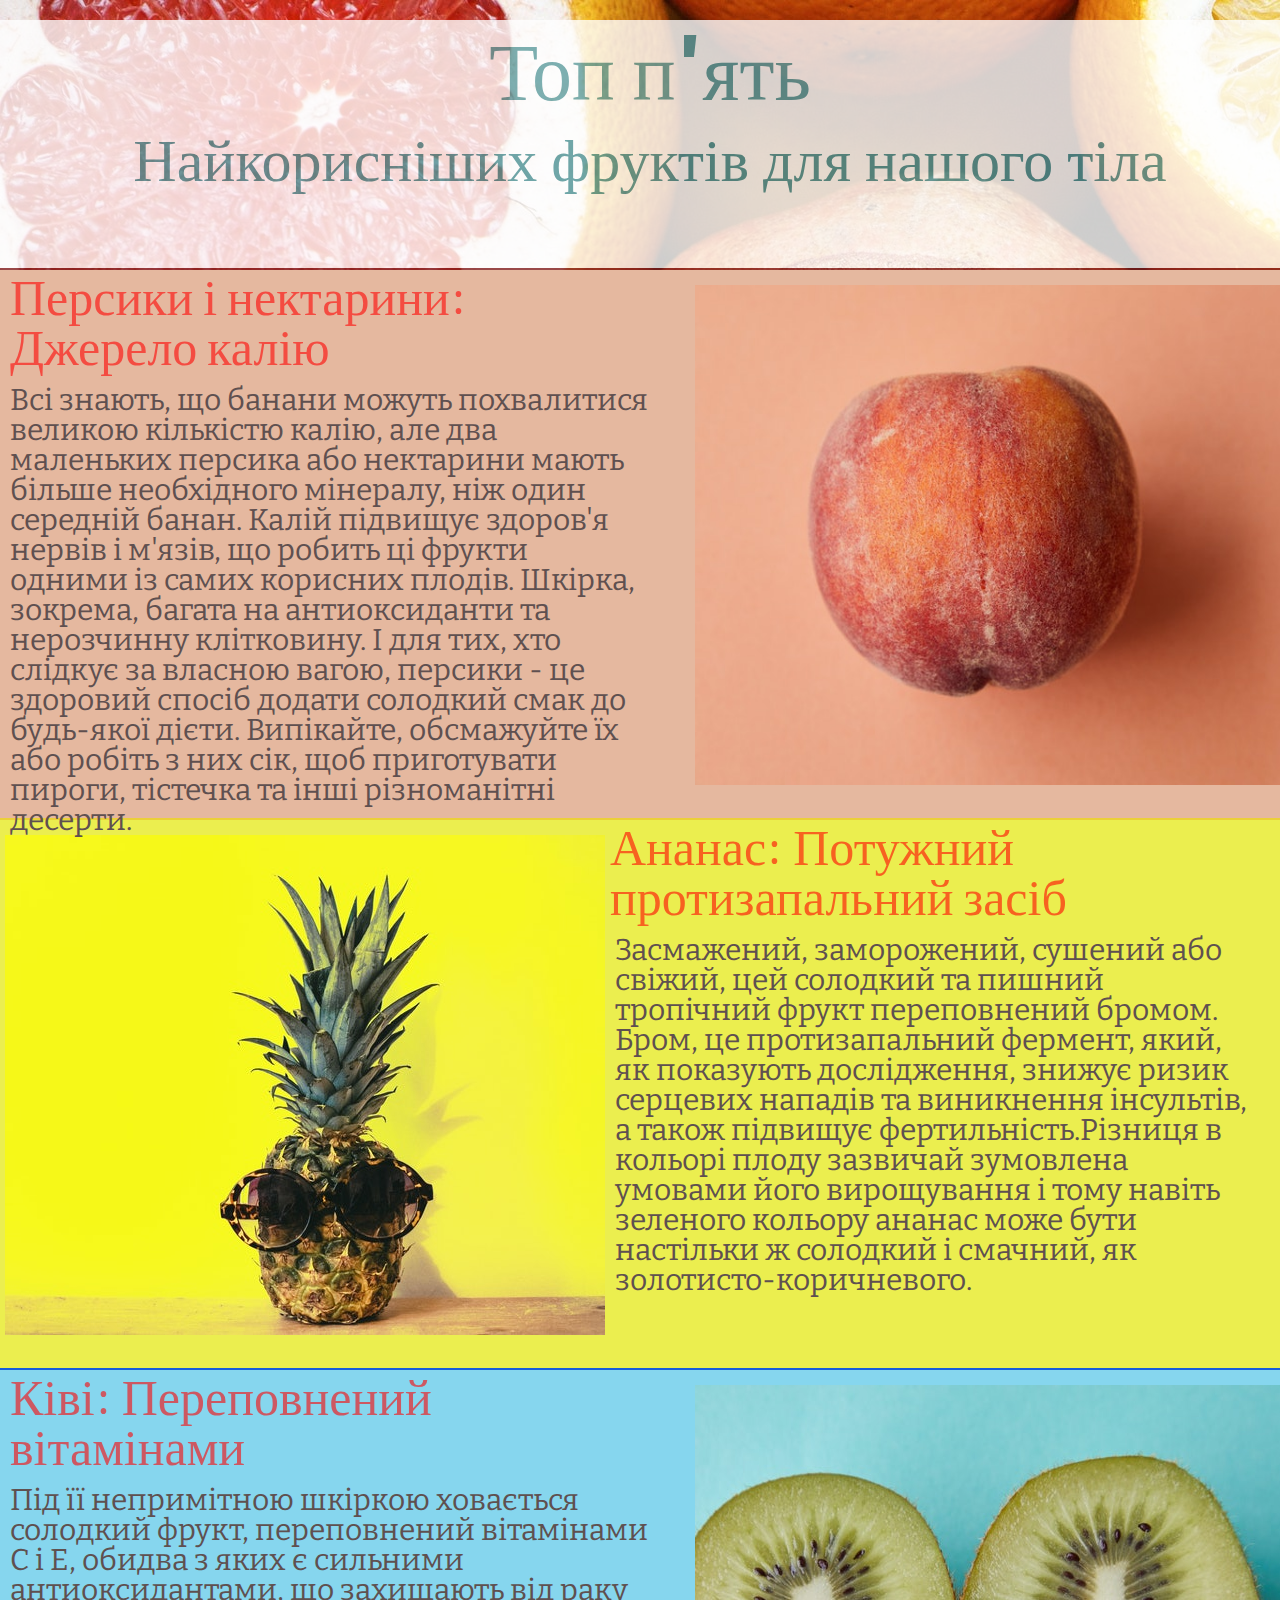
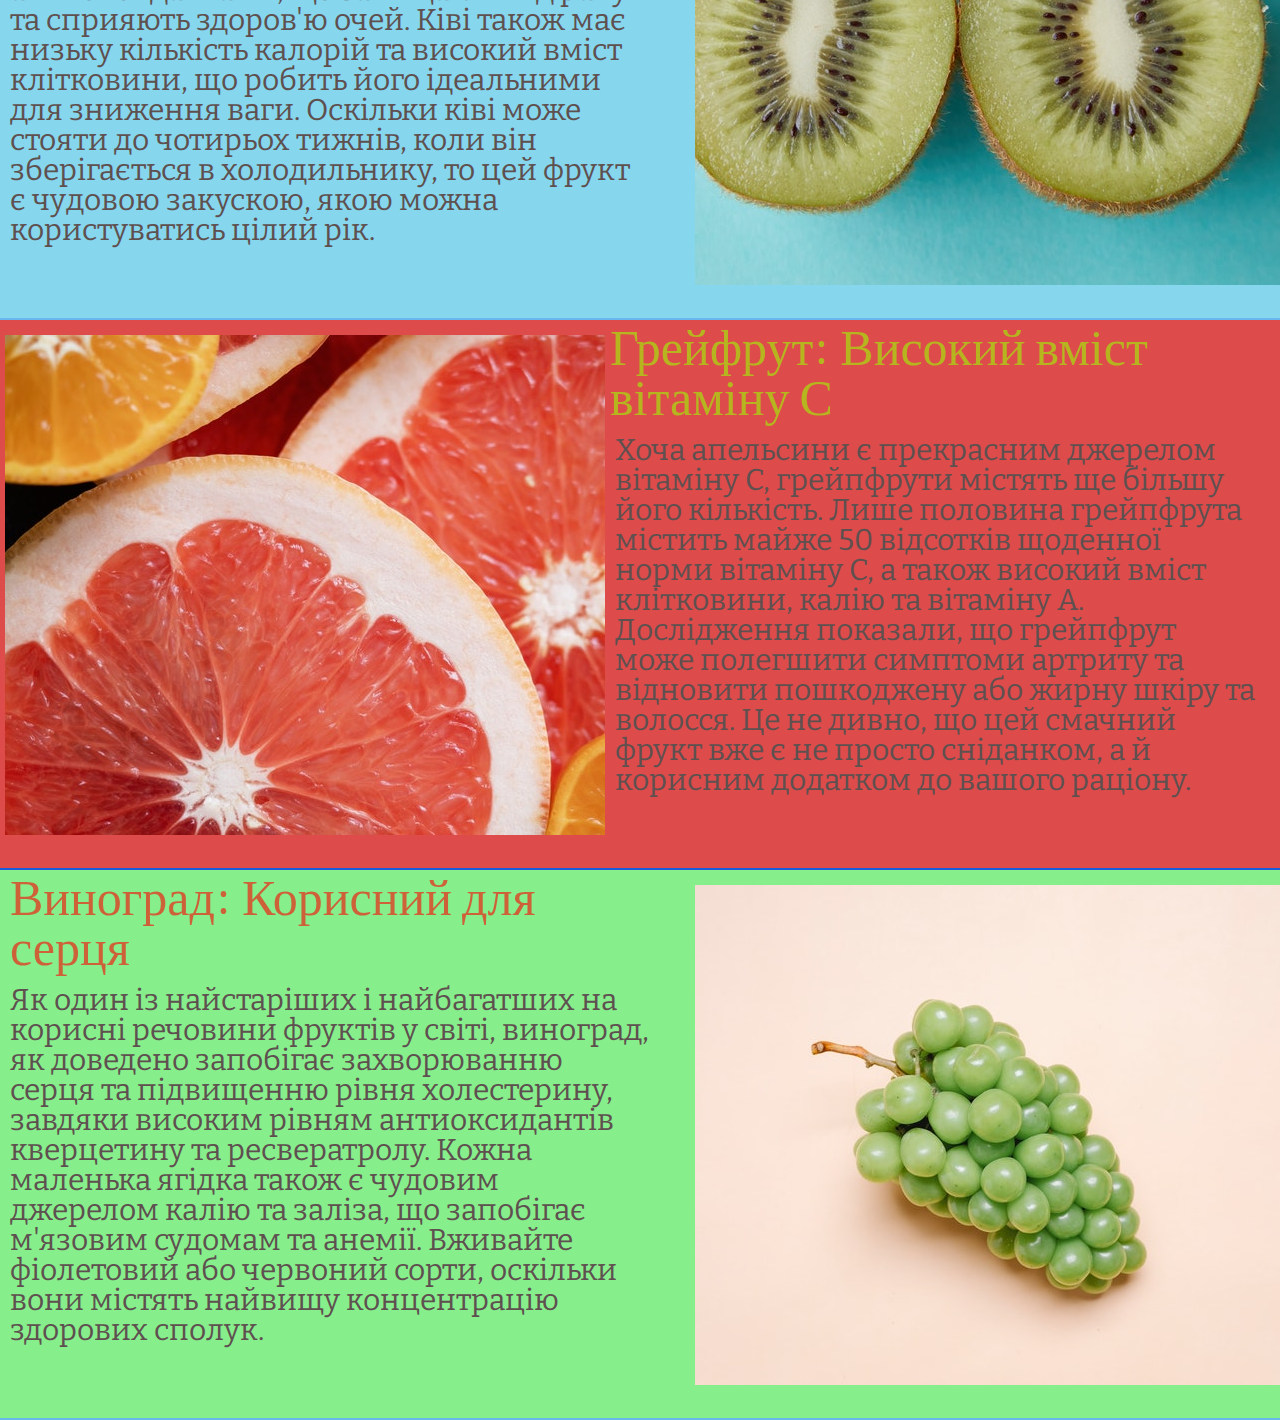
<file: index.html>
<!DOCTYPE html>
<html lang="en">
<head>
    <meta charset="UTF-8">
    <meta http-equiv="X-UA-Compatible" content="IE=edge">
    <meta name="viewport" content="width=device-width, initial-scale=1.0">
    <title>Document</title>
    <link rel="preconnect" href="https://fonts.googleapis.com">
    <link rel="preconnect" href="https://fonts.gstatic.com" crossorigin>
    <link href="https://fonts.googleapis.com/css2?family=Barlow:wght@300&family=Bitter:wght@300&family=Cabin:ital@1&family=Mochiy+Pop+One&display=swap" rel="stylesheet">
    <link rel="stylesheet" href="./css/style.css">
</head>
<body>
        <header class="header">
            <p class="top">Топ п'ять</p>
            <p class="bottom">Найкорисніших фруктів для нашого тіла</p>
        </header>
        <main>
            <section class="beginning">
                <img src="img/peach3.jpg" align="right" alt="peach" class="peach">
                <section class="beginning_p">
                    <p class="beginning_peach">Персики і нектарини: Джерело калію</p>
                    <p class="beginning_text">Всі знають, що банани можуть похвалитися великою кількістю калію, але два маленьких персика або нектарини мають більше необхідного мінералу, ніж один середній банан. Калій підвищує здоров'я нервів і м'язів, що робить ці фрукти одними із самих корисних плодів. Шкірка, зокрема, багата на антиоксиданти та нерозчинну клітковину. І для тих, хто слідкує за власною вагою, персики - це здоровий спосіб додати солодкий смак до будь-якої дієти. Випікайте, обсмажуйте їх або робіть з них сік, щоб приготувати пироги, тістечка та інші різноманітні десерти.</p>
                </section>
            </section>
    
            <section class="beginning_2">
                <img src="img/pyapple2.jpg" align="left" alt="pyapple" class="pyapple">
                <section class="beginning_p_2">
                    <p class="beginning_pyapple">Ананас: Потужний протизапальний засіб</p>
                    <p class="beginning_text">Засмажений, заморожений, сушений або свіжий, цей солодкий та пишний тропічний фрукт переповнений бромом. Бром, це протизапальний фермент, який, як показують дослідження, знижує ризик серцевих нападів та виникнення інсультів, а також підвищує фертильність.Різниця в кольорі плоду зазвичай зумовлена умовами його вирощування і тому навіть зеленого кольору ананас може бути настільки ж солодкий і смачний, як золотисто-коричневого.</p>
                </section>
            </section>
    
            <section class="beginning_3">
                <img src="img/kiwi.jpg" align="right" alt="kiwi" class="peach">
                <section class="beginning_p">
                    <p class="beginning_peach">Ківі: Переповнений вітамінами</p>
                    <p class="beginning_text">Під її непримітною шкіркою ховається солодкий фрукт, переповнений вітамінами С і Е, обидва з яких є сильними антиоксидантами, що захищають від раку та сприяють здоров'ю очей. Ківі також має низьку кількість калорій та високий вміст клітковини, що робить його ідеальними для зниження ваги. Оскільки ківі може стояти до чотирьох тижнів, коли він зберігається в холодильнику, то цей фрукт є чудовою закускою, якою можна користуватись цілий рік.</p>
                </section>
            </section>
    
            <section class="beginning_4">
                <img src="img/grapefruit.jpg" align="left" alt="grapefruit" class="pyapple">
                <section class="beginning_p_2">
                    <p class="beginning_grapefruit">Грейфрут: Високий вміст вітаміну С</p>
                    <p class="beginning_text">Хоча апельсини є прекрасним джерелом вітаміну С, грейпфрути містять ще більшу його кількість. Лише половина грейпфрута містить майже 50 відсотків щоденної норми вітаміну С, а також високий вміст клітковини, калію та вітаміну А. Дослідження показали, що грейпфрут може полегшити симптоми артриту та відновити пошкоджену або жирну шкіру та волосся. Це не дивно, що цей смачний фрукт вже є не просто сніданком, а й корисним додатком до вашого раціону.</p>
                </section>
            </section>
        </main>
        <footer class="beginning_5">
            <img src="img/Grape.jpg" align="right" alt="Grape" class="peach">
            <section class="beginning_p">
                <p class="beginning_peach">Виноград: Корисний для серця</p>
                <p class="beginning_text">Як один із найстаріших і найбагатших на корисні речовини фруктів у світі, виноград, як доведено запобігає захворюванню серця та підвищенню рівня холестерину, завдяки високим рівням антиоксидантів кверцетину та ресвератролу. Кожна маленька ягідка також є чудовим джерелом калію та заліза, що запобігає м'язовим судомам та анемії. Вживайте фіолетовий або червоний сорти, оскільки вони містять найвищу концентрацію здорових сполук.</p>
            </section>
        </footer>

</body>
</html>
</file>
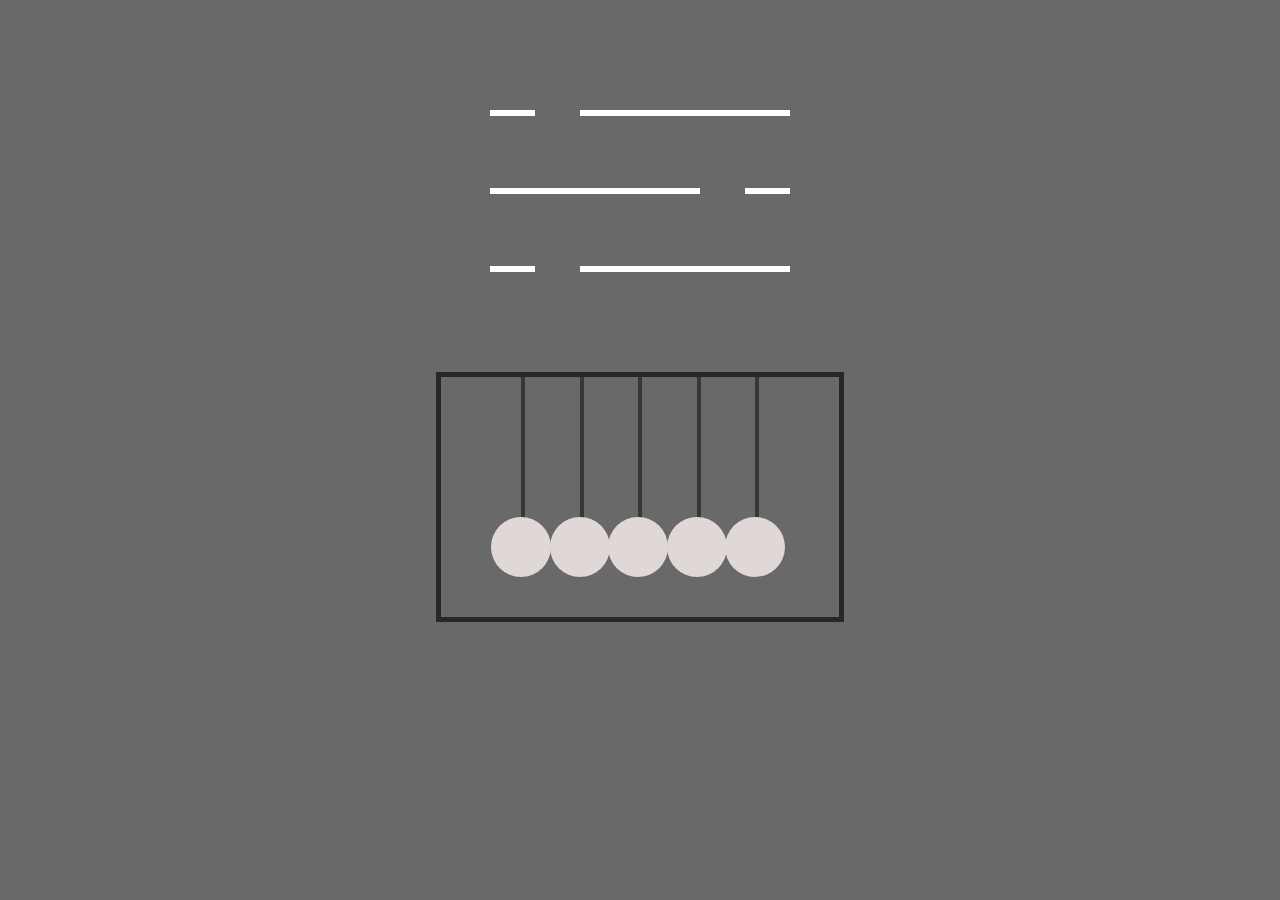
<file: HomeWork10/index.html>
<!DOCTYPE html>
<html lang="en">
<head>
    <meta charset="UTF-8">
    <meta http-equiv="X-UA-Compatible" content="IE=edge">
    <meta name="viewport" content="width=device-width, initial-scale=1.0">
    <link rel="stylesheet" href="./ctyle.css">
    <title>Document</title>
</head>
<body>
    <div class="content">
        <div class="swords">
            <div class="line"></div>
        </div>
    </div>
    <div class="content2">
        <div class="loader">
            <span></span>
            <span></span>
            <span></span>
            <span></span>
            <span></span>
          </div>
    </div>
</body>
</html>
</file>
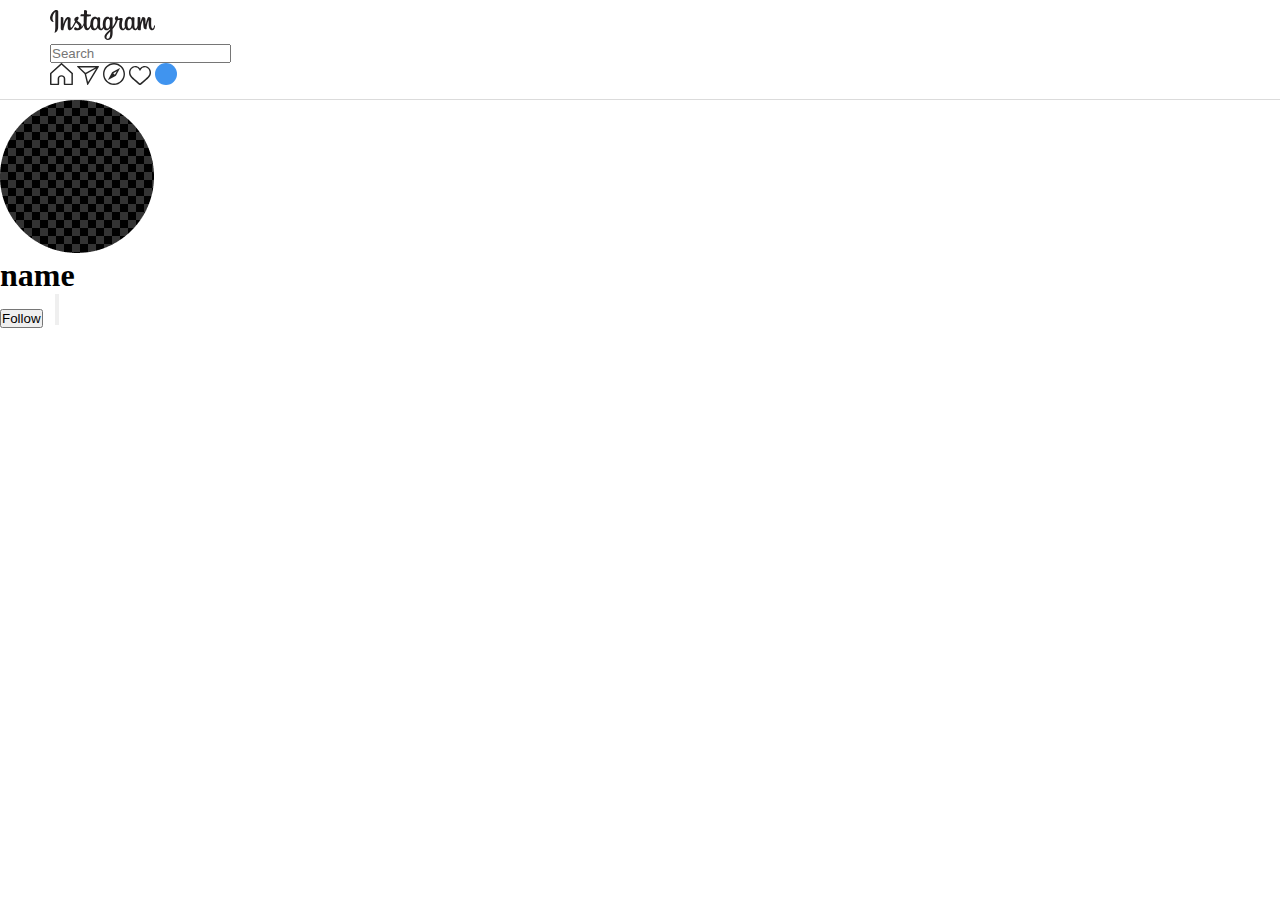
<file: HomeWork11/index.html>
<!DOCTYPE html>
<html lang="en">
<head>
    <meta charset="UTF-8">
    <meta http-equiv="X-UA-Compatible" content="IE=edge">
    <meta name="viewport" content="width=device-width, initial-scale=1.0">
    <link rel="stylesheet" href="./css/style.css">
    <link href="https://cdn.jsdelivr.net/npm/bootstrap@5.1.3/dist/css/bootstrap.min.css" rel="stylesheet" integrity="sha384-1BmE4kWBq78iYhFldvKuhfTAU6auU8tT94WrHftjDbrCEXSU1oBoqyl2QvZ6jIW3" crossorigin="anonymous">
    <title>HW11</title>
</head>
<body>
    <header class="header">
        <div class="conteiner-fluid first d-flex justify-content-around align-items-center ">
                    <a href="#"><img src="./img/instagram.svg" alt="Instagram" class="header__img"></a>
                    <form class="d-flex">
                    <input class="form-control me-2" type="search" placeholder="Search" aria-label="Search">
                    </form>
                    <div class="conteiner-fluid">
                        <a href="#"><img class="px-2" src="./img/home.svg" alt=""></a>
                        <a href="#"><img class="px-2" src="./img/arrow.svg" alt=""></a>
                        <a href="#"><img class="px-2" src="./img/compas.svg" alt=""></a>
                        <a href="#"><img class="px-2" src="./img/heart.svg" alt=""></a>
                        <a href="#"><img class="px-2" src="./img/Ellipse .svg" alt=""></a>
        </div>
    </header>
    <main class="main">
        <section class="conteiner-fluid">
            <div class="row my-5">
                <div class="col-3"></div>
                <div class="col-lg-2">
                    <img src="./img/Ellipse__header.png" alt="" class="img">
                </div>
                <div class="col-4">
                    <div class="conteiner d-flex align-items-center">
                        <h1 class="h3 mx-4">name</h1>
                        <button type="button" class="btn btn-primary btn-sm px-4">Follow</button>
                        <button type="button" class="btn btn-primary header__button">
                            <img src="./img/Polygon 9.png" alt="qwqw" class= "button__img">
                        </button>
                    </div>
                </div>
            </div>
        </section>
    </main>
    
      
    
</body>
</html>
</file>
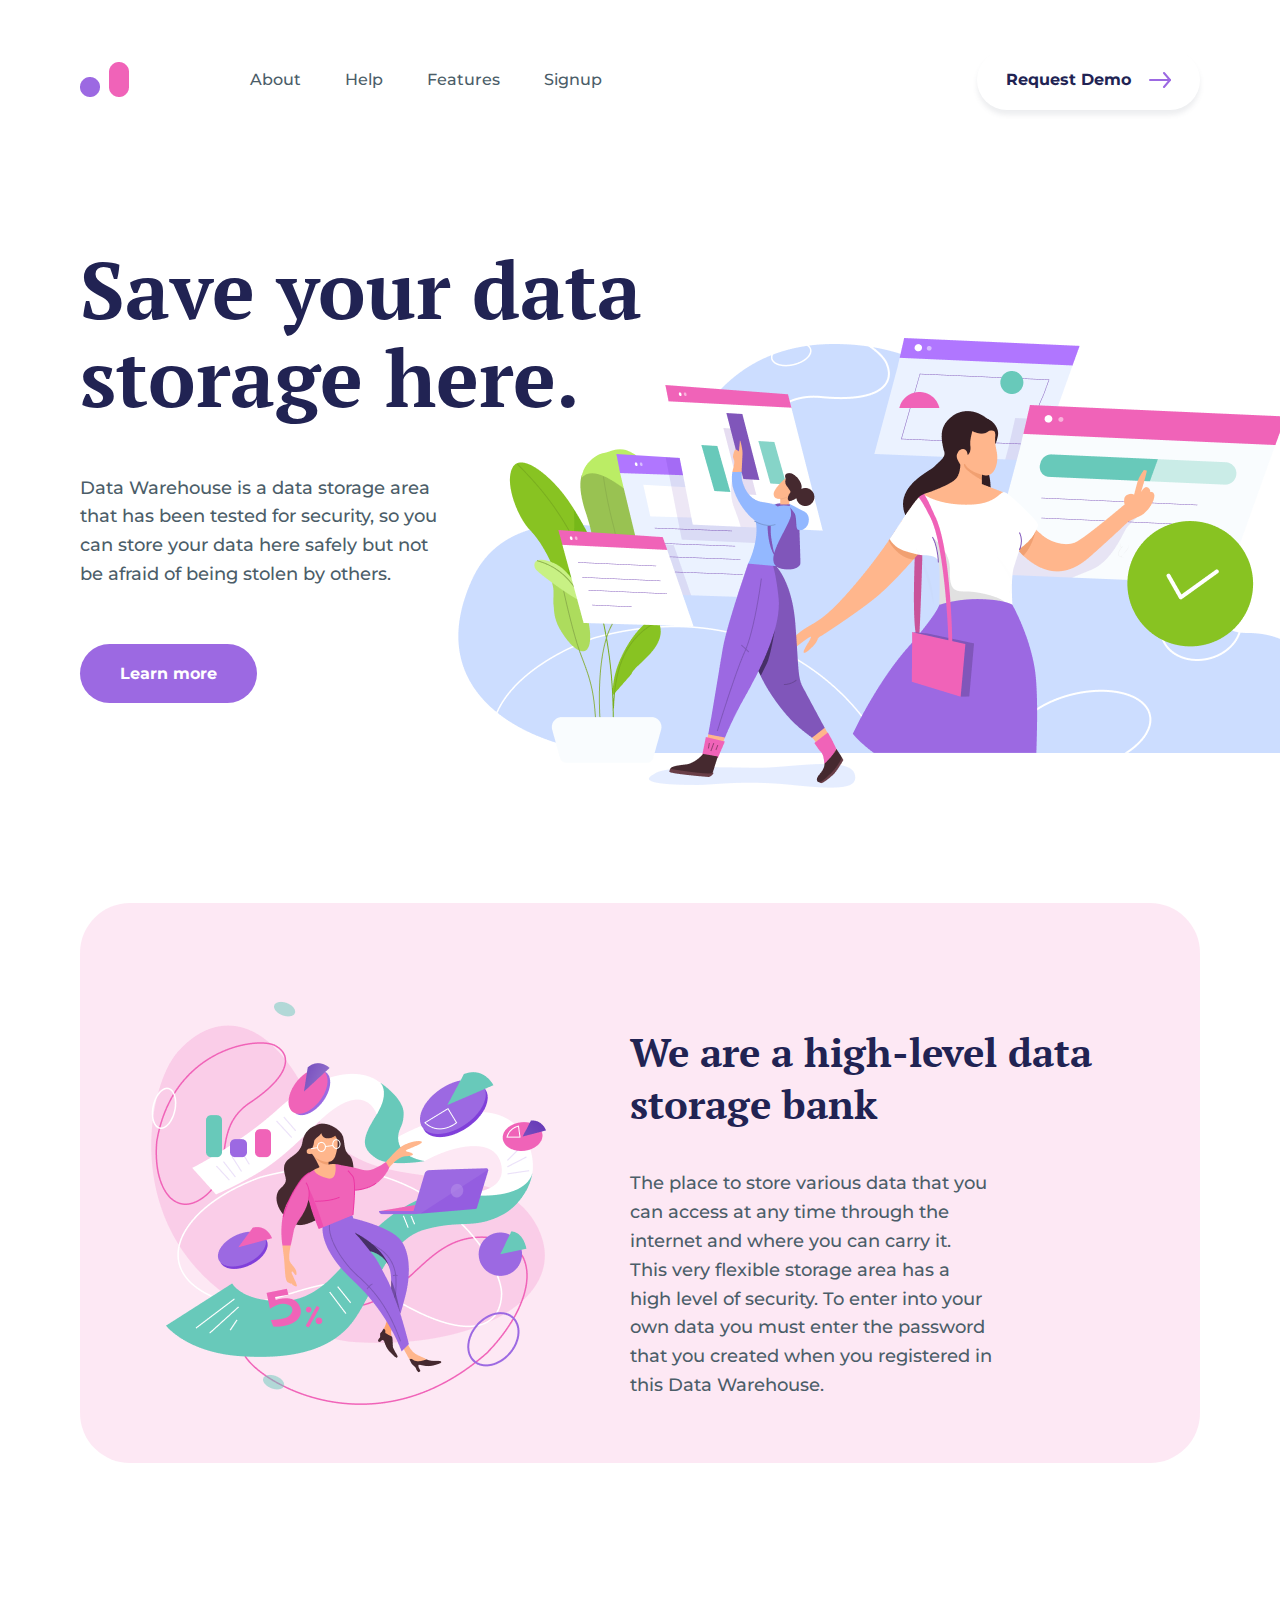
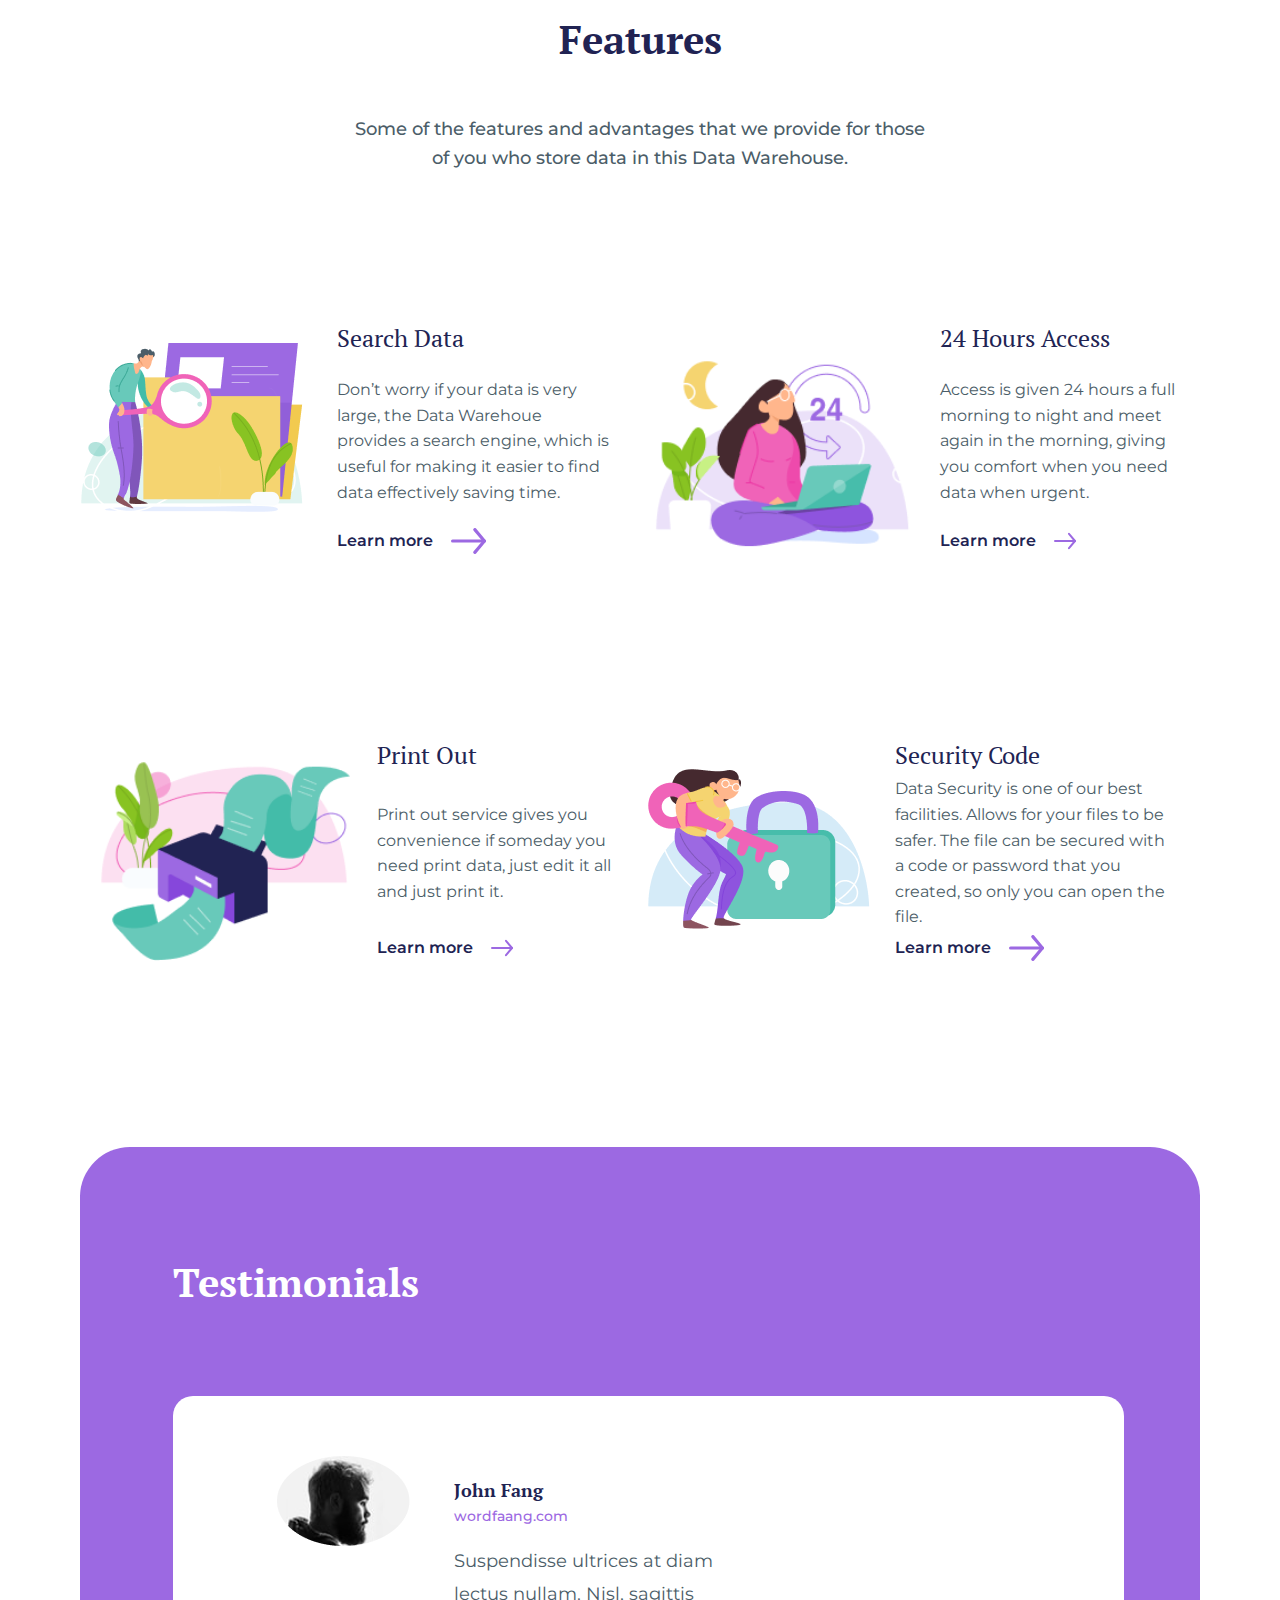
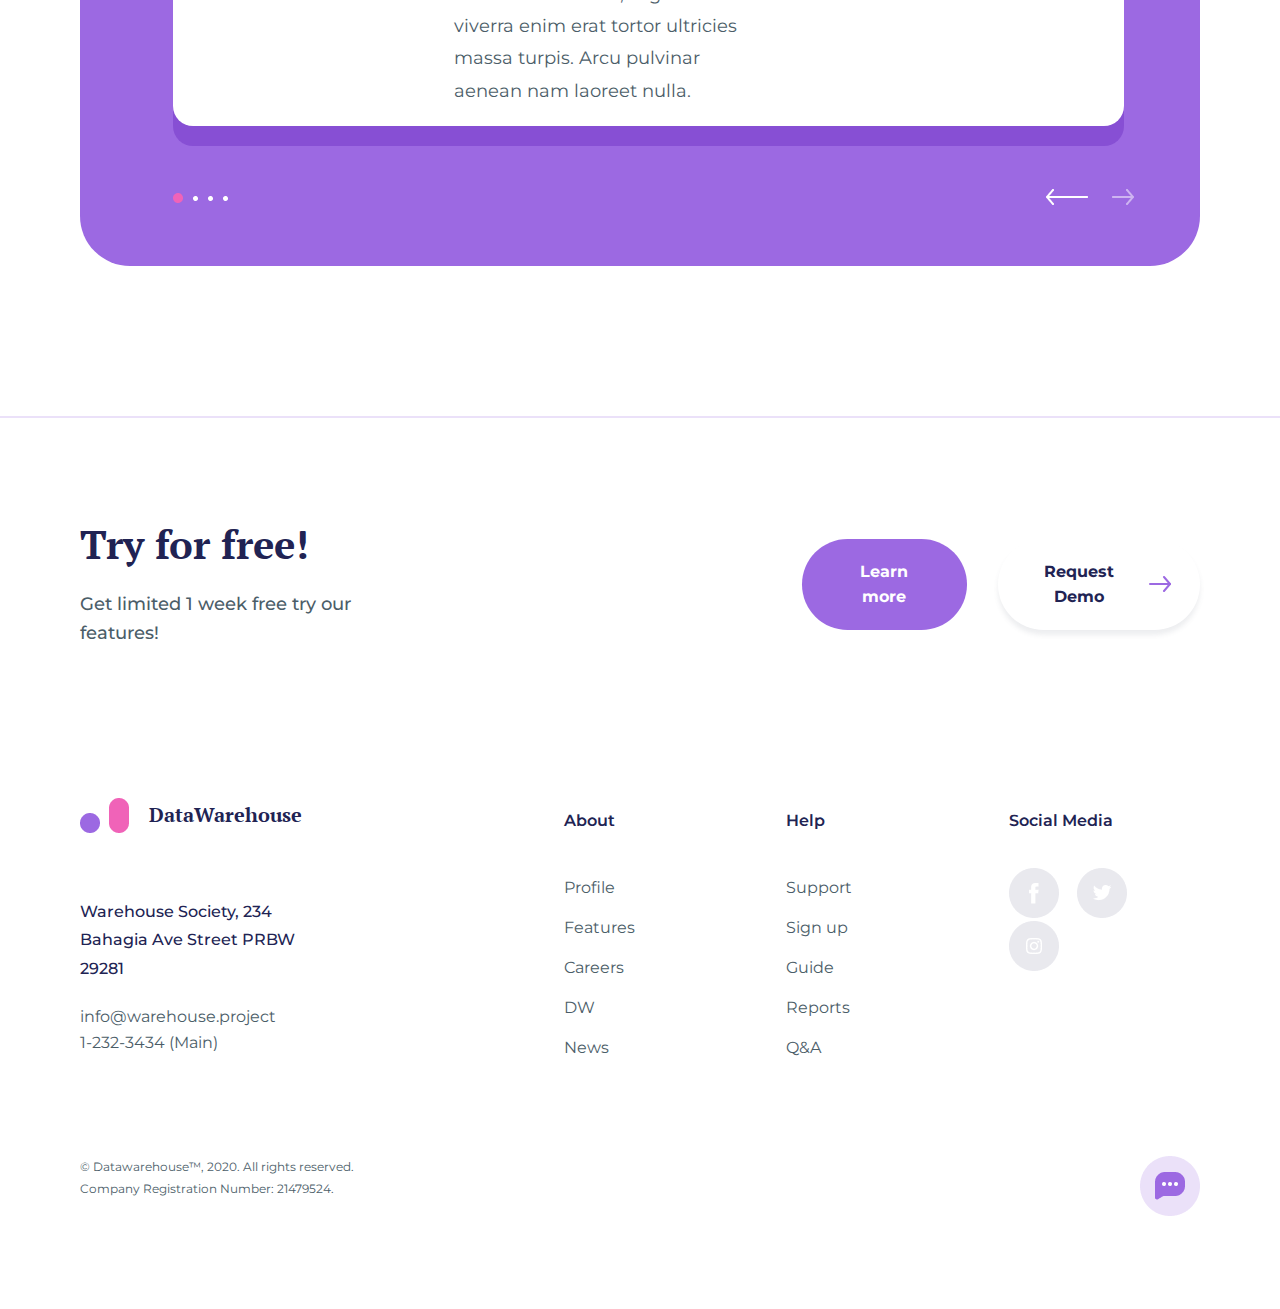
<file: HomeWork6/index.html>
<!DOCTYPE html>
<html lang="en">
<head>
    <meta charset="UTF-8">
    <meta http-equiv="X-UA-Compatible" content="IE=edge">
    <meta name="viewport" content="width=device-width, initial-scale=1.0">
    <link rel="stylesheet" href="./css/reset.css">
    <link rel="stylesheet" href="./css/style.css">
    <link rel="preconnect" href="https://fonts.googleapis.com">
    <link rel="preconnect" href="https://fonts.gstatic.com" crossorigin>
    <link href="https://fonts.googleapis.com/css2?family=Montserrat:wght@400;500;800&family=PT+Serif:ital wght@1,400;1,700&display=swap" rel="stylesheet">
    <title>Flexbox</title>
</head>
<body>
    <header class="header">
        <div class="conteiner">
            <div class="header__inner">
                <div class="header__top">
                    <img src="./img/logo.png" alt="Logo" class="logo">
                    <nav class="menu">
                        <ul class="menu__list">
                            <li class="menu__item"><a href="#" class="menu__link">About</a></li>
                            <li class="menu__item"><a href="#" class="menu__link">Help</a></li>
                            <li class="menu__item"><a href="#" class="menu__link">Features</a></li>
                            <li class="menu__item"><a href="#" class="menu__link">Signup</a></li>
                        </ul>
                    </nav>
                    <button class="btn__header" type="button">
                        Request Demo
                        <img src="./img/header-arrow.svg" alt="Arrow" class="header__arrow">
                    </button>
                </div>
                <div class="header__content">
                    <div class="title__conteiner">
                        <h1 class="title">Save your data storage here.</h1>
                        <p class="title__text">Data Warehouse is a data storage area that has been
                        tested for security, so you can store your data here
                        safely but not be afraid of being stolen by others.</p>
                        <button class="btn__content" type="button">Learn more</button>
                    </div>
                    <img src="./img/header-content.png" alt="Header__content-img" class="header__content-img">
                </div>
            </div>
        </div>
    </header>
    <main class="main">
        <section class="conteiner">
            <div class="high-level">
                <img src="./img/high-level.png" alt="high-level" class="high-level-img">
                <div class="high-level-content">
                    <h2 class="second__title">We are a high-level data storage bank</h2>
                    <p class="title__text">The place to store various data that you can access at any time through the internet  and where you can carry it. This very flexible storage area has a high level of security. To enter into your own data you must enter the password that you created when you registered in this Data Warehouse. </p>
                </div>
            </div>
        </section>
        <section class="conteiner">
            <div class="features__top">
                <h2 class="features__title">Features</h2>
                <p class="fetures__text">Some of the features and advantages that we provide for those of you who store data in this Data Warehouse. </p>
            </div>
            <div class="features">
                <div class="features__block">
                    <img src="./img/search 1.png" alt="search" class="features__img">
                    <div class="block__content">
                        <p class="block__title">Search Data</p>
                        <p class="block__text">Don’t worry if your data is very large, the Data Warehoue provides a search engine, which is useful for making it easier to find data effectively saving time.</p>
                        <a href="#" class="block__link">Learn more<img src="./img/header-arrow.svg" alt="Arrow" class="header__arrow"></a>
                    </div>
                </div>
                <div class="features__block">
                    <img src="./img/hours.png" alt="search" class="features__img">
                    <div class="block__content">
                        <p class="block__title">24 Hours Access</p>
                        <p class="block__text">Access is given 24 hours a full morning to night and
                            meet again in the morning, giving you comfort when
                            you need data when urgent.</p>
                        <a href="#" class="block__link">Learn more<img src="./img/header-arrow.svg" alt="Arrow" class="header__arrow"></a>
                    </div>
                </div>
                <div class="features__block">
                    <img src="./img/print.png" alt="search" class="features__img">
                    <div class="block__content">
                        <p class="block__title">Print Out</p>
                        <p class="block__text">Print out service gives you convenience if someday
                            you need print data, just edit it all and just print it.</p>
                        <a href="#" class="block__link">Learn more<img src="./img/header-arrow.svg" alt="Arrow" class="header__arrow"></a>
                    </div>
                </div>
                <div class="features__block">
                    <img src="./img/security.png" alt="search" class="features__img">
                    <div class="block__content">
                        <p class="block__title">Security Code</p>
                        <p class="block__text">Data Security is one of our best facilities. Allows for your files
                            to be safer. The file can be secured with a code or password that 
                            you created, so only you can open the file.</p>
                        <a href="#" class="block__link">Learn more<img src="./img/header-arrow.svg" alt="Arrow" class="header__arrow"></a>
                    </div>
                </div>
            </div>
        </section>
        <section class="conteiner">
            <div class="violet">
                <h2 class="violet__tile">Testimonials</h2>
                <div class="violet__conteiner">
                    <img src="./img/face.png" alt="face" class="violet__img">
                    <div class="violet__content">
                        <p class="violet__top">John Fang </p>
                        <a href="#" class="violet__link">wordfaang.com</a>
                        <p class="violet__text">Suspendisse ultrices at diam lectus nullam. Nisl, sagittis viverra enim erat tortor ultricies massa turpis. Arcu pulvinar aenean nam laoreet nulla.</p>
                    </div>
                </div>
                <div class="violet__bottom">
                    <img src="./img/slide.png" alt="slide" class="slide">
                    <img src="./img/big_arrow.png" alt="big_arrow" class="big_arrow">
                    <img src="./img/small_arrow.png" alt="small_arrow" class="small_arrow">
                </div>
            </div>
        </section>
    </main>
    <footer class="footer">
        <section class="conteiner">
            <div class="footer__top">
                <div class="top__left">
                    <h2 class="footer__title">Try for free!</h2>
                    <p class="footer__text">Get limited 1 week free try our features!</p>
                </div>
                <div class="top__right">
                    <button class="btn__content" type="button">Learn more</button>
                    <button class="btn__header" type="button">
                        Request Demo
                        <img src="./img/header-arrow.svg" alt="Arrow" class="header__arrow">
                    </button>
                </div>
            </div>
            <div class="footer__content">
                <div class="first">
                    <div class="first__top">
                        <img src="./img/logo.png" alt="Logo">
                        <p class="first__title">DataWarehouse</p>
                    </div>
                    <p class="first__text">Warehouse Society, 234 <br> Bahagia Ave Street PRBW 29281</p>
                    <div class="info__link">
                        <a href="#" class="info">info@warehouse.project</a>
                        <a href="tel:1-232-3434" class="info"> 1-232-3434 (Main)</a>
                    </div>
                </div>
                <div class="second">
                    <p class="second__footer-title">About</p>
                    <div class="footer__link">
                        <a href="#" class="second__text">Profile</a>
                        <a href="#" class="second__text">Features</a>
                        <a href="#" class="second__text">Careers</a>
                        <a href="#" class="second__text">DW News</a>
                    </div>
                </div>
                <div class="third">
                    <p class="second__footer-title">Help</p>
                    <div class="footer__link">
                        <a href="#" class="second__text">Support</a>
                        <a href="#" class="second__text">Sign up</a>
                        <a href="#" class="second__text">Guide</a>
                        <a href="#" class="second__text">Reports</a>
                        <a href="#" class="second__text">Q&A</a>
                    </div>
                </div>
                <div class="fourth">
                    <p class="second__footer-title">Social Media</p>
                    <div class="fourth__img">
                        <img src="./img/faceboock.png" alt="faceboock">
                        <img src="./img/twitter.png" alt="twitter">
                        <img src="./img/instagram.png" alt="instagram">
                    </div>
                </div>
            </div>
            <div class="footer__bottom">
                <div class="bottom__left">
                    <p>© Datawarehouse™, 2020. All rights reserved. <br> Company Registration Number: 21479524.</p>
                </div>
                <div class="bottom__right">
                    <img src="./img/footer-info.png" alt="footer-info">
                </div>
            </div>
        </section>
    </footer>
    
</body>
</html>
</file>
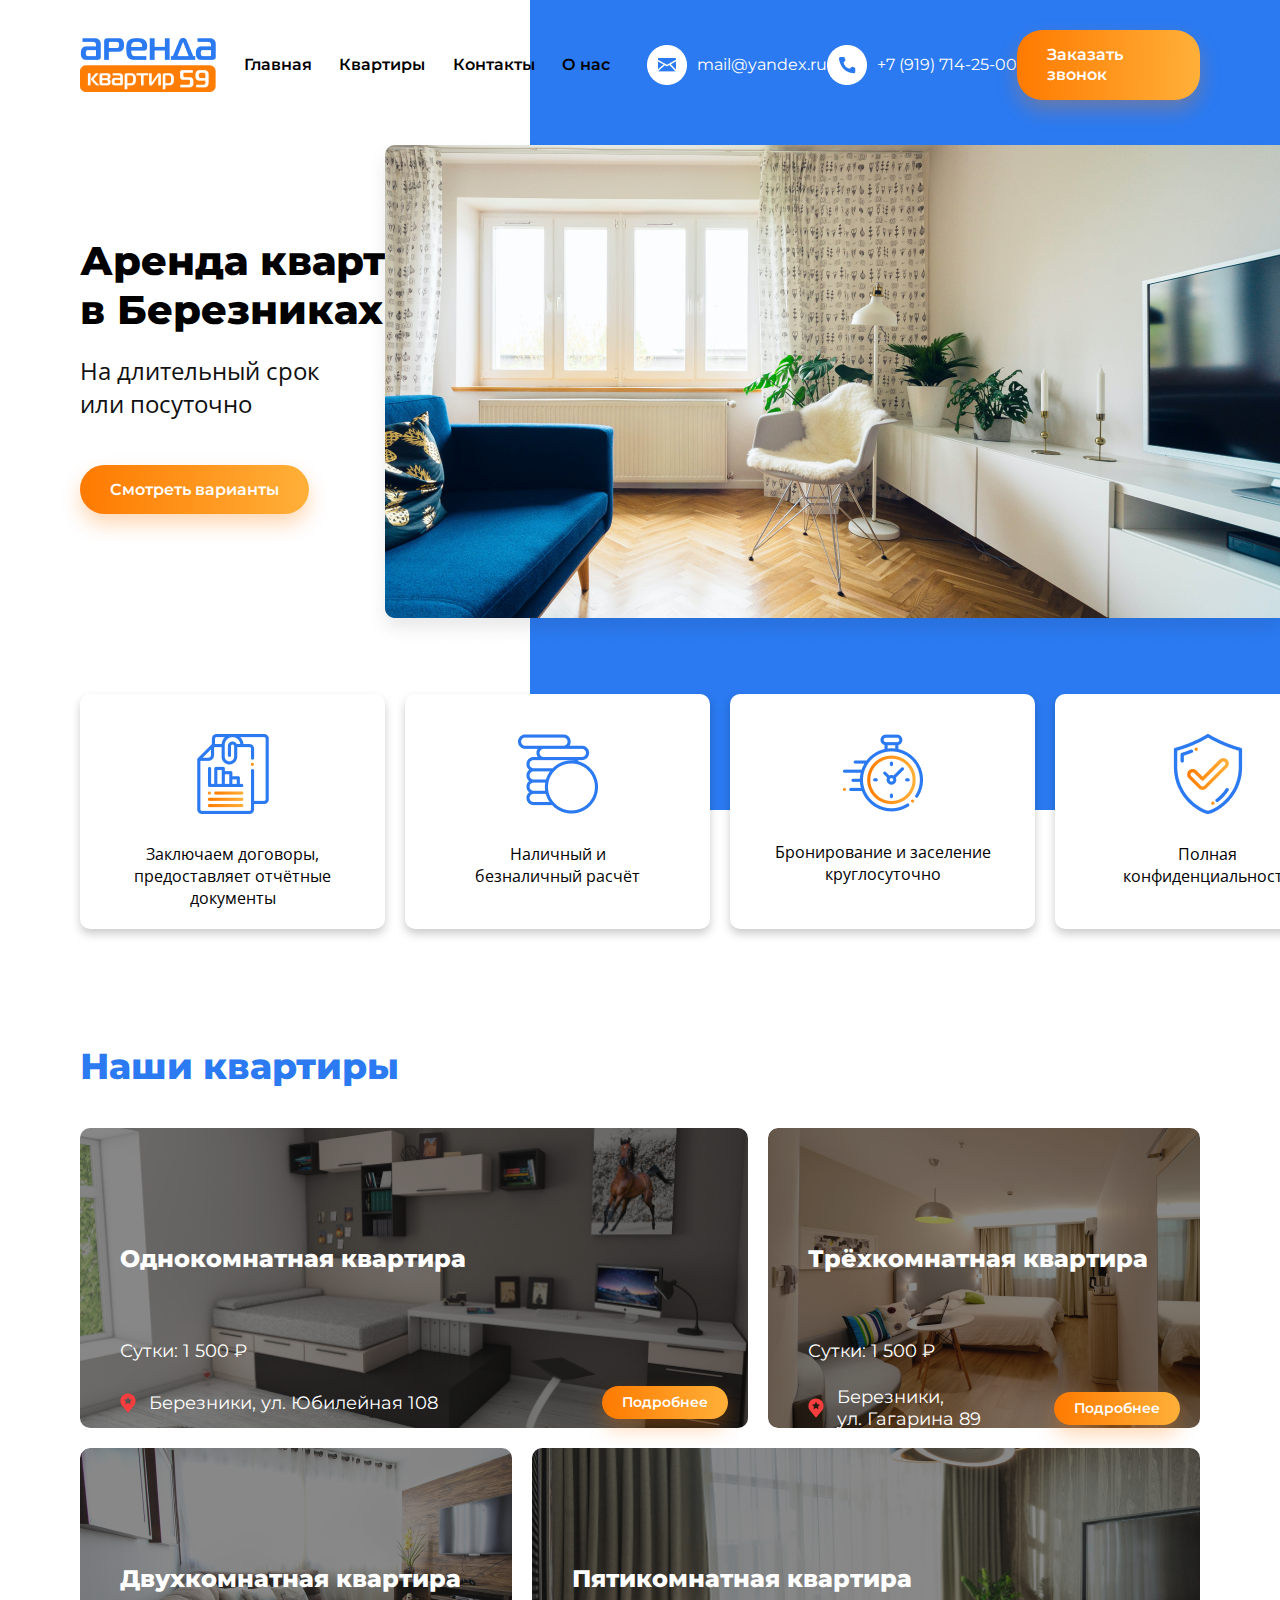
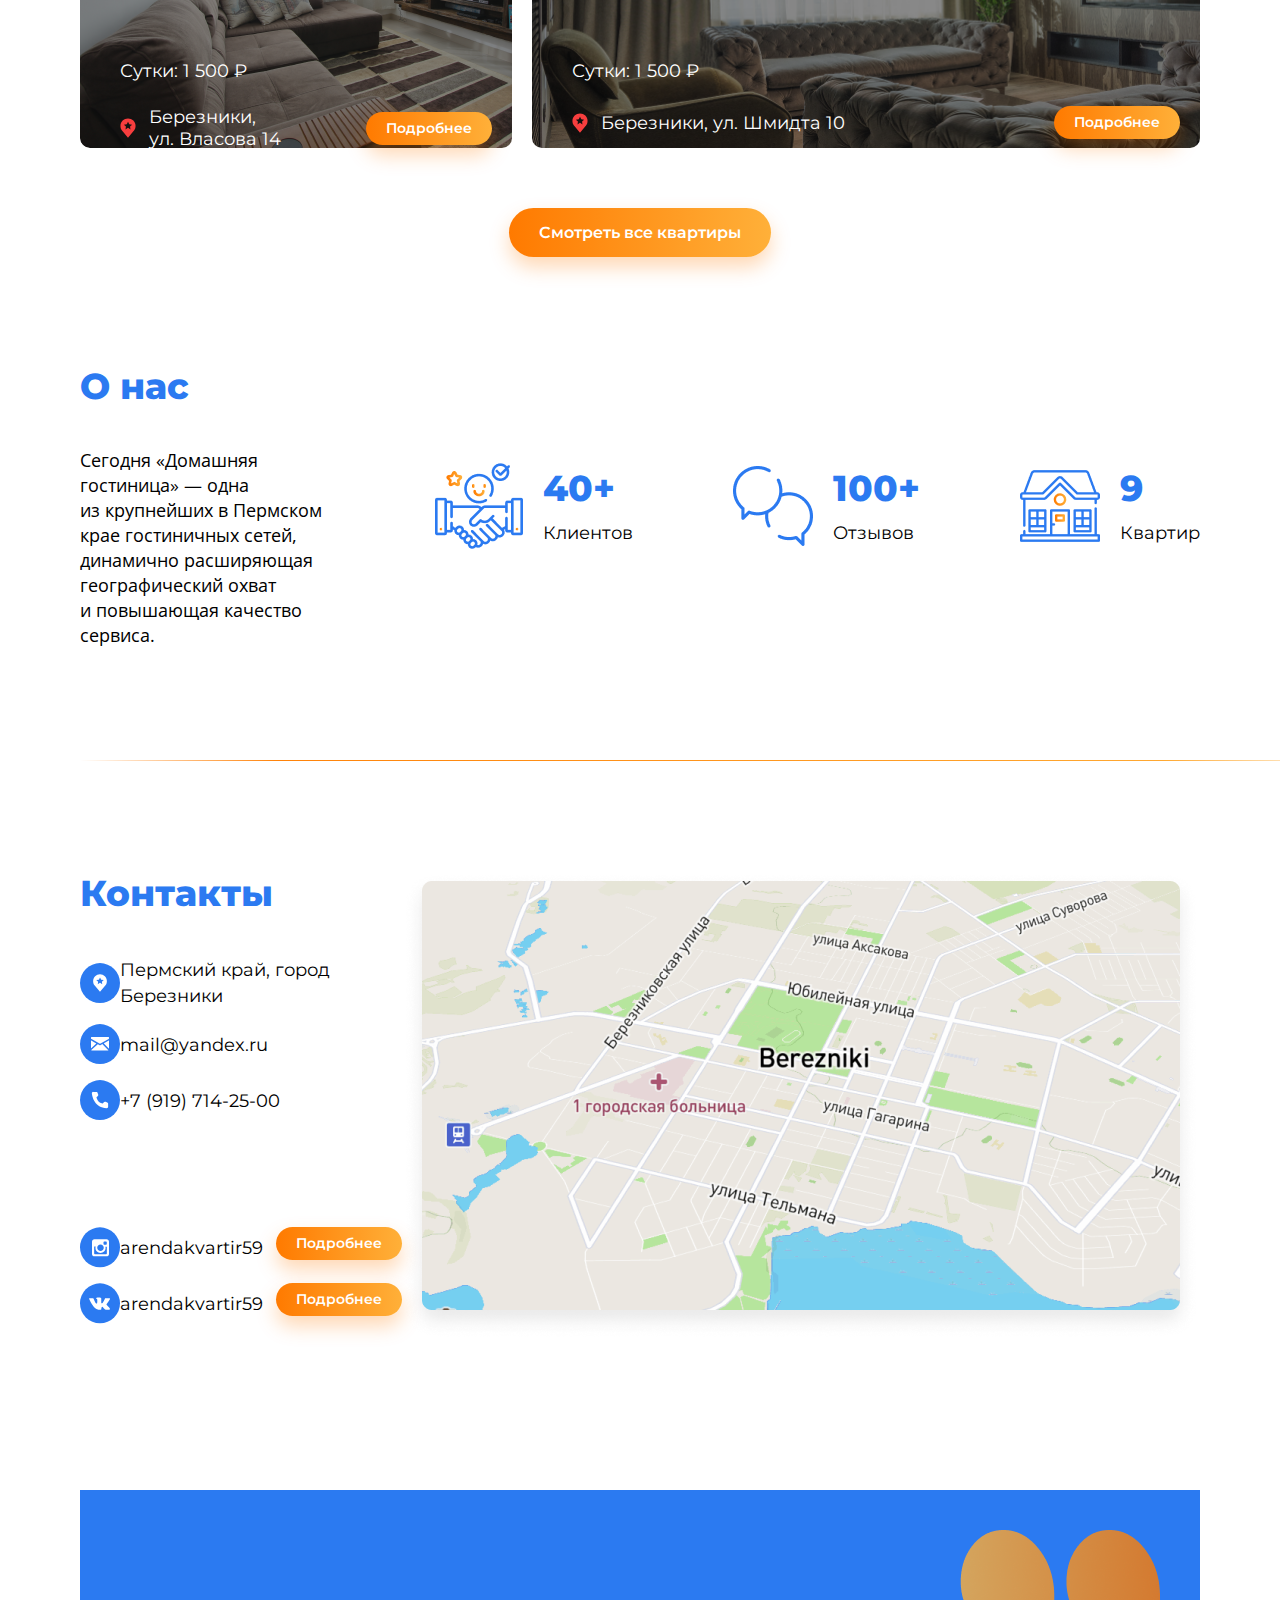
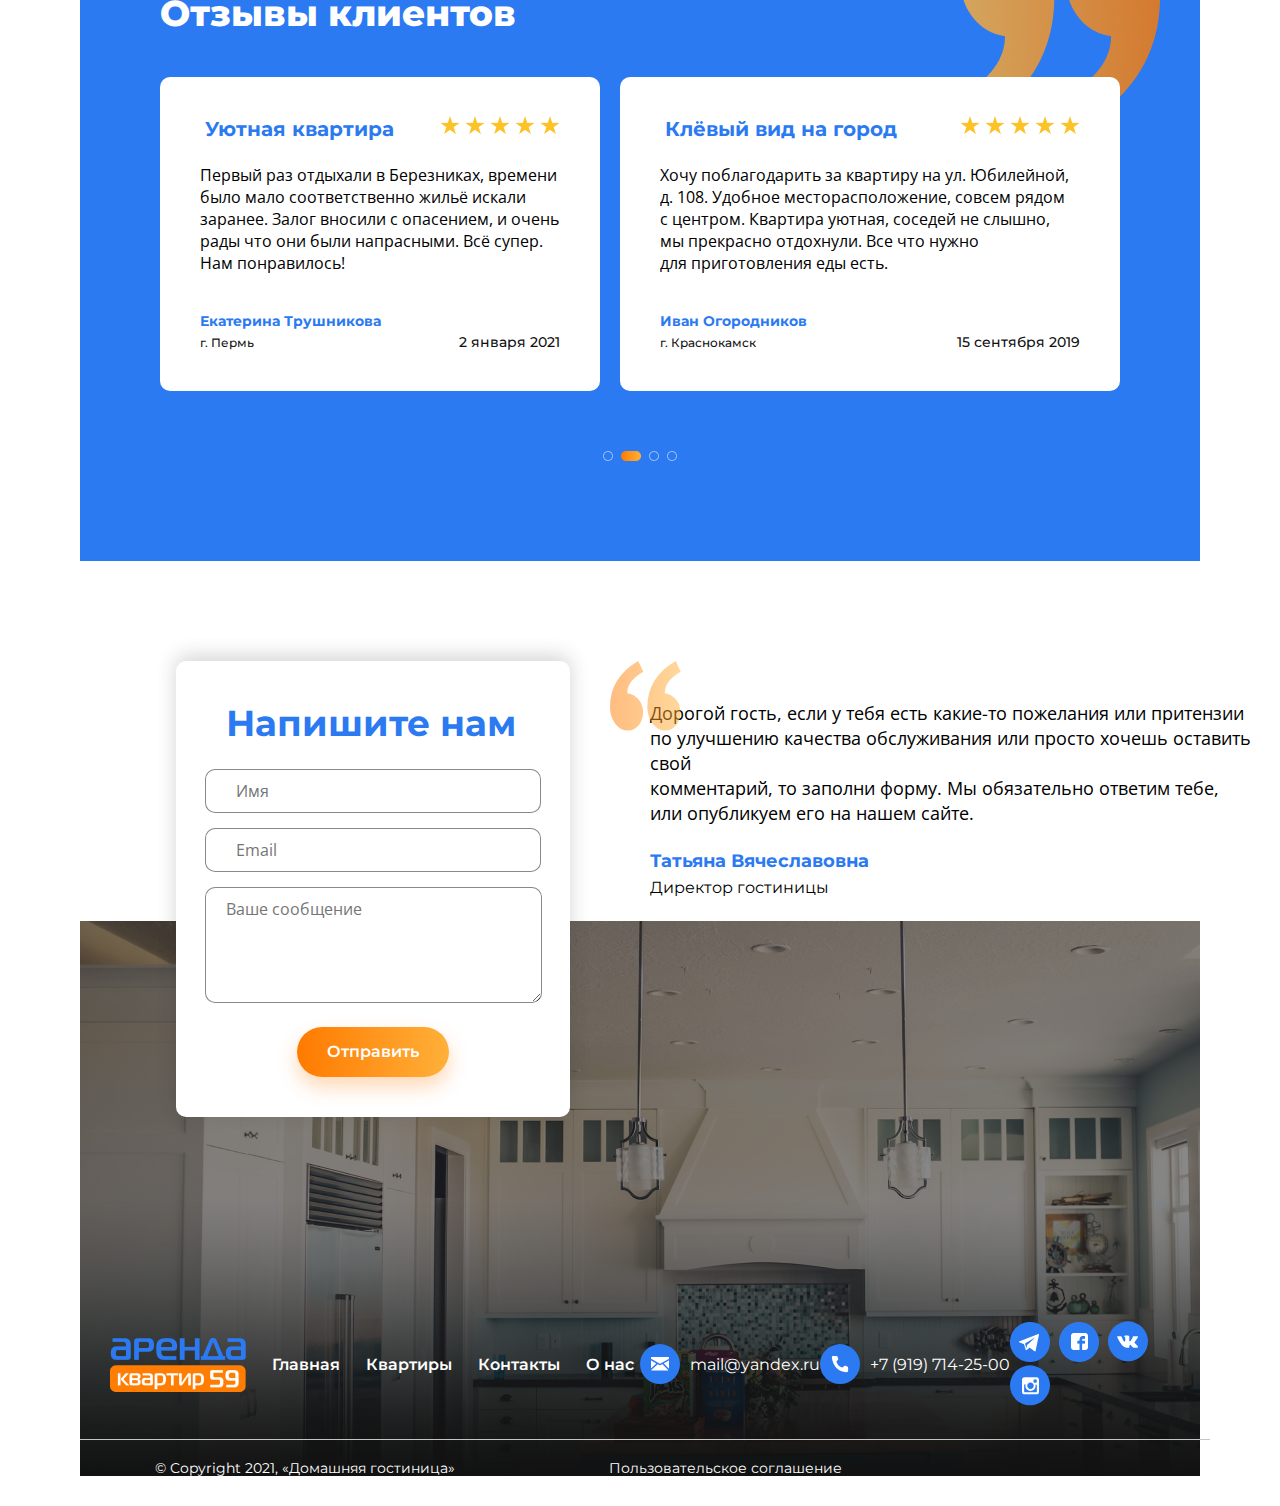
<file: HomeWork7/index.html>
<!DOCTYPE html>
<html lang="en">
<head>
    <meta charset="UTF-8">
    <meta http-equiv="X-UA-Compatible" content="IE=edge">
    <meta name="viewport" content="width=device-width, initial-scale=1.0">
    <link rel="stylesheet" href="./css/reset.css">
    <link rel="stylesheet" href="./css/style.css">
    <link rel="preconnect" href="https://fonts.googleapis.com">
    <link rel="preconnect" href="https://fonts.gstatic.com" crossorigin>
    <link href="https://fonts.googleapis.com/css2?family=Montserrat:wght@400;600;700;800&family=Open+Sans&display=swap" rel="stylesheet">
    <title>Grid</title>
</head>
<body>
    <div class="wrapper">
        <div class="blue__box"></div>
        <header class="header">
            <nav class="header__left">
                <img src="./img/logo.png" alt="Logo" class="logo">
                <a href="#" class="header__link">Главная</a>
                <a href="#" class="header__link">Квартиры</a>
                <a href="#" class="header__link">Контакты</a>
                <a href="#" class="header__link">О нас</a>
            </nav>
            <nav class="header__right">
                <a href="#" class="header__link-left">
                    <img src="./img/mail.png" alt="Mail" class="mail">
                    <span>mail@yandex.ru</span>
                </a>
                <a href="tel:+7 (919) 714-25-00" class="header__link-left">
                    <img src="./img/phone.png" alt="Phone" class="phone">
                    <span>+7 (919) 714-25-00</span>
                </a>
                <a href="#" class="btn">Заказать звонок</a>
            </nav>
        </header>
        <main class="main">
            <section class="landing">
                <h1 class="title">Аренда квартир <br> в Березниках</h1>
                <p class="title__text">На длительный срок <br>
                    или посуточно</p>
                <a href="" class="btn">Смотреть варианты</a>
                <img src="./img/room.png" class="room__img" alt="Room">
            </section>

            <section class="info">
                <div class="info__block">
                    <img src="./img/document.png" alt="Document" class="info__img">
                    <p class="info__text">Заключаем договоры, <br> предоставляет отчётные <br> документы</p>
                </div>
                <div class="info__block">
                    <img src="./img/money.png" alt="Money" class="info__img">
                    <p class="info__text">Наличный и <br>
                        безналичный расчёт</p>
                </div>
                <div class="info__block">
                    <img src="./img/time.png" alt="Time" class="info__img">
                    <p class="info__text">Бронирование и заселение <br> круглосуточно</p>
                </div>
                <div class="info__block">
                    <img src="./img/protect.png" alt="Document" class="info__img">
                    <p class="info__text">Полная <br>
                        конфиденциальность</p>
                </div>
            </section>

            <section class="room">
                <h2 class="room__top">Наши квартиры</h2>
                <div class="room__1">
                    <h3 class="room__title">Однокомнатная квартира</h3>
                    <p class="room__text">
                        Сутки:
                        <b>1&nbsp;500&nbsp;₽</b>
                    </p>
                    <div class="room__contemt">
                        <img src="./img/room-logo.svg" alt="Logo">
                        <p>Березники, ул. Юбилейная 108</p>
                        <a href="#" class="room__btn">Подробнее</a>
                    </div>
                </div>
                <div class="room__2">
                    <h3 class="room__title">Трёхкомнатная квартира</h3>
                    <p class="room__text">
                        Сутки:
                        <b>1&nbsp;500&nbsp;₽</b>
                    </p>
                    <div class="room__contemt">
                        <img src="./img/room-logo.svg" alt="Logo">
                        <p>Березники, ул. Гагарина 89</p>
                        <a href="#" class="room__btn">Подробнее</a>
                    </div>
                </div>
                <div class="room__3">
                    <h3 class="room__title">Двухкомнатная квартира</h3>
                    <p class="room__text">
                        Сутки:
                        <b>1&nbsp;500&nbsp;₽</b>
                    </p>
                    <div class="room__contemt">
                        <img src="./img/room-logo.svg" alt="Logo">
                        <p>Березники, ул. Власова 14</p>
                        <a href="#" class="room__btn">Подробнее</a>
                    </div>
                </div>
                <div class="room__4">
                    <h3 class="room__title">Пятикомнатная квартира</h3>
                    <p class="room__text">
                        Сутки:
                        <b>1&nbsp;500&nbsp;₽</b>
                    </p>
                    <div class="room__contemt">
                        <img src="./img/room-logo.svg" alt="Logo">
                        <p>Березники, ул. Шмидта 10</p>
                        <a href="#" class="room__btn">Подробнее</a>
                    </div>
                </div>
            </section>

            <section class="about">
                <div class="about__top">
                    <a href="#" class="btn">Смотреть все квартиры</a>
                </div>
                <div class="about__content">
                    <div class="about__1">
                        <h2 class="room__top">О нас</h2>
                        <p class="about__text">Сегодня «Домашняя гостиница» — одна из крупнейших в Пермском крае гостиничных сетей, динамично расширяющая географический охват и повышающая качество сервиса.</p>
                    </div>
                    <div class="about__2">
                        <img src="./img/hand.png" alt="hand">
                        <div class="about__second">
                            <h3 class="about__title">40+</h3>
                            <p class="about__text2">Клиентов</p>
                        </div>
                    </div>
                    <div class="about__2">
                        <img src="./img/smile.png" alt="smile">
                        <div class="about__second">
                            <h3 class="about__title">100+</h3>
                            <p class="about__text2">Отзывов</p>
                        </div>
                    </div>
                    <div class="about__2">
                        <img src="./img/haus.png" alt="hand">
                        <div class="about__second">
                            <h3 class="about__title">9</h3>
                            <p class="about__text2">Квартир</p>
                        </div>
                    </div>
                </div>
            </section>

            <section>
                <div class="line">
                    <img src="./img/line.png" alt="Line">
                </div>
                <div class="contact">
                    <div class="contact__content">
                        <h2 class="room__top">Контакты</h2>
                        <a href="#" class="contact__linc">
                            <img src="./img/map-icon.svg" alt="Map">
                            Пермский край, город Березники
                        </a>
                        <a href="#" class="contact__linc">
                            <img src="./img/mail.svg" alt="Mail">
                            mail@yandex.ru
                        </a>
                        <a href="#" class="contact__linc">
                            <img src="./img/phone.svg" alt="Phone">
                            +7 (919) 714-25-00
                        </a>
                        <div class="contact__bottom1">
                            <a href="#" class="contact__linc">
                                <img src="./img/inst.svg" alt="Instagram">
                                arendakvartir59
                            </a>
                            <a href="#" class="room__btn">Подробнее</a>
                        </div>
                        <div class="contact__bottom">
                            <a href="#" class="contact__linc">
                                <img src="./img/vk.svg" alt="Instagram">
                                arendakvartir59
                            </a>
                            <a href="#" class="room__btn">Подробнее</a>
                        </div>
                    </div>
                    <img src="./img/Map.png" alt="Map" class="map">
                </div>
            </section>

            <section class="reviews">
                <img src="./img/“.png" alt="img" class="reviews__img">
                <h2 class="reviews__title">Отзывы клиентов</h2>
                <div class="reviews__content">
                    <div class="reviews__left">
                        <div class="reviews__top">
                            <h3 class="reviews__title2">Уютная квартира</h3>
                            <img src="./img/star.png" alt="Star">
                        </div>
                        <p class="reviews__text">Первый раз отдыхали в Березниках, времени было мало соответственно жильё искали заранее. Залог вносили с опасением, и очень рады что они были напрасными. Всё супер. Нам понравилось!</p>
                        <div class="reviews__bottom">
                            <div class="reviews__bottom-left">
                                <h4 class="reviews__title3">Екатерина Трушникова</h4>
                                <p class="reviews__text-bottom">г. Пермь</p>
                            </div>
                            <p class="reviews__text-bottom2">2 января 2021</p>
                        </div>
                    </div>
                    <div class="reviews__right">
                        <div class="reviews__top">
                            <h3 class="reviews__title2">Клёвый вид на город</h3>
                            <img src="./img/star.png" alt="Star">
                        </div>
                        <p class="reviews__text">Хочу поблагодарить за квартиру на ул. Юбилейной, д. 108. Удобное месторасположение, совсем рядом с центром. Квартира уютная, соседей не слышно, мы прекрасно отдохнули. Все что нужно для приготовления еды есть.</p>
                        <div class="reviews__bottom">
                            <div class="reviews__bottom-left">
                                <h4 class="reviews__title3">Иван Огородников</h4>
                                <p class="reviews__text-bottom">г. Краснокамск</p>
                            </div>
                            <p class="reviews__text-bottom2">15 сентября 2019</p>
                        </div>
                    </div>
                </div>
                <div class="review__img-bottom">
                    <img src="./img/Slider.png" alt="Slider" class="">
                </div>
            </section>
            <section class="write">
                <div class="write__left">
                    <h2 class="write__title">Напишите нам</h2>
                    <form action="#" class="form">
                        <input type="text" placeholder="Имя">
                        <input type="text" placeholder="Email">
                        <textarea name="textarea" placeholder="Ваше сообщение"></textarea>
                        <a href="#" class="btn__write">Отправить</a>
                    </form>
                </div>
                <div class="write__right">
                    <img src="./img/Vector.svg" alt="Vector" class="write__img">
                    <p class="write__text">Дорогой гость, если у тебя есть какие-то пожелания или притензии <br> по улучшению качества обслуживания или просто хочешь оставить свой <br> комментарий, то заполни форму. Мы обязательно ответим тебе, <br> или опубликуем его на нашем сайте.</p>
                    <p class="write__top">Татьяна Вячеславовна</p>
                    <p class="write__bottom">Директор гостиницы</p>
                </div>
            </section>
        </main>
        <footer>
            <section class="footer">
                <div class="footer__content">
                    <nav class="footer__left">
                        <img src="./img/logo.png" alt="Logo" class="logo">
                        <a href="#" class="header__link">Главная</a>
                        <a href="#" class="header__link">Квартиры</a>
                        <a href="#" class="header__link">Контакты</a>
                        <a href="#" class="header__link">О нас</a>
                    </nav>
                    <nav class="footer__right">
                        <a href="#" class="header__link-left">
                            <img src="./img/mail.svg" alt="Mail" class="mail">
                            <span>mail@yandex.ru</span>
                        </a>
                        <a href="tel:+7 (919) 714-25-00" class="header__link-left">
                            <img src="./img/phone.svg" alt="Phone" class="phone">
                            <span>+7 (919) 714-25-00</span>
                        </a>
                        <div class="footer__social">
                            <a href="#">
                                <img src="./img/telegramm.png" alt="Telegram" class="social">
                            </a>
                            <a href="#">
                                <img src="./img/facebook.png" alt="Facebook" class="social">
                            </a>
                            <a href="#">
                                <img src="./img/vk.svg" alt="VK" class="social">
                            </a>
                            <a href="#">
                                <img src="./img/inst.svg" alt="Instagram" class="social">
                            </a>
                        </div>
                    </nav>
                </div>
                <div class="footer__line"></div>
                <span class="copy">© Copyright 2021, «Домашняя гостиница»</span>
                <span class="copy">Пользовательское соглашение</span>
            </section>
        </footer>
    </div>
    
</body>
</html>
</file>
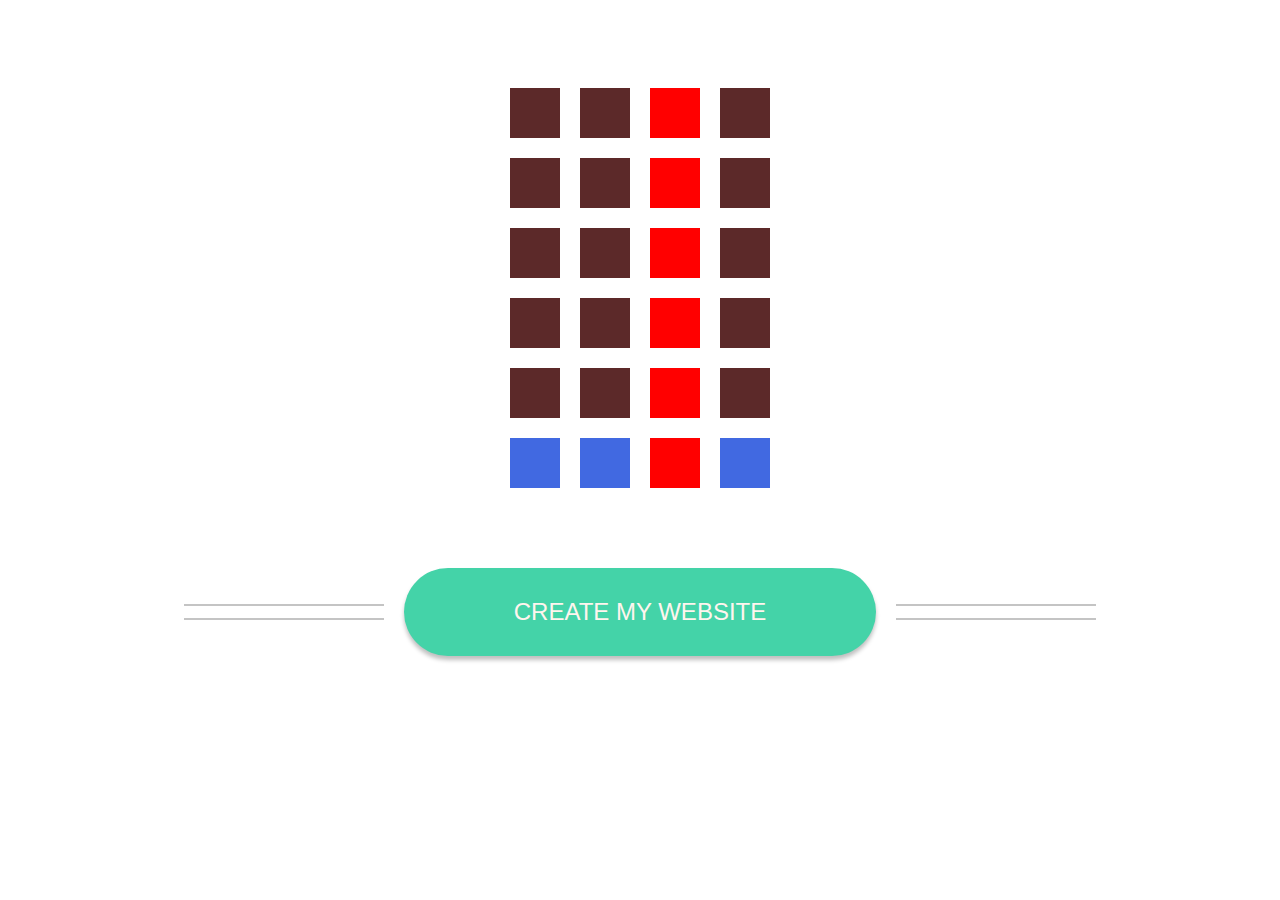
<file: HomeWork8/index.html>
<!DOCTYPE html>
<html lang="en">
<head>
    <meta charset="UTF-8">
    <meta http-equiv="X-UA-Compatible" content="IE=edge">
    <meta name="viewport" content="width=device-width, initial-scale=1.0">
    <link rel="stylesheet" href="./style.css">
    <title>HW8</title>
</head>
<body>
    <div class="content">
        <div class="box"></div>
        <div class="box"></div>
        <div class="box"></div>
        <div class="box"></div>
        <div class="box"></div>
        <div class="box"></div>
        <div class="box"></div>
        <div class="box"></div>
        <div class="box"></div>
        <div class="box"></div>
        <div class="box"></div>
        <div class="box"></div>
        <div class="box"></div>
        <div class="box"></div>
        <div class="box"></div>
        <div class="box"></div>
        <div class="box"></div>
        <div class="box"></div>
        <div class="box"></div>
        <div class="box"></div>
        <div class="box"></div>
        <div class="box"></div>
        <div class="box"></div>
        <div class="box"></div>
    </div>
    <section class="button">
        <button class="btn">CREATE MY WEBSITE</button>
    </section>
</body>
</html>
</file>
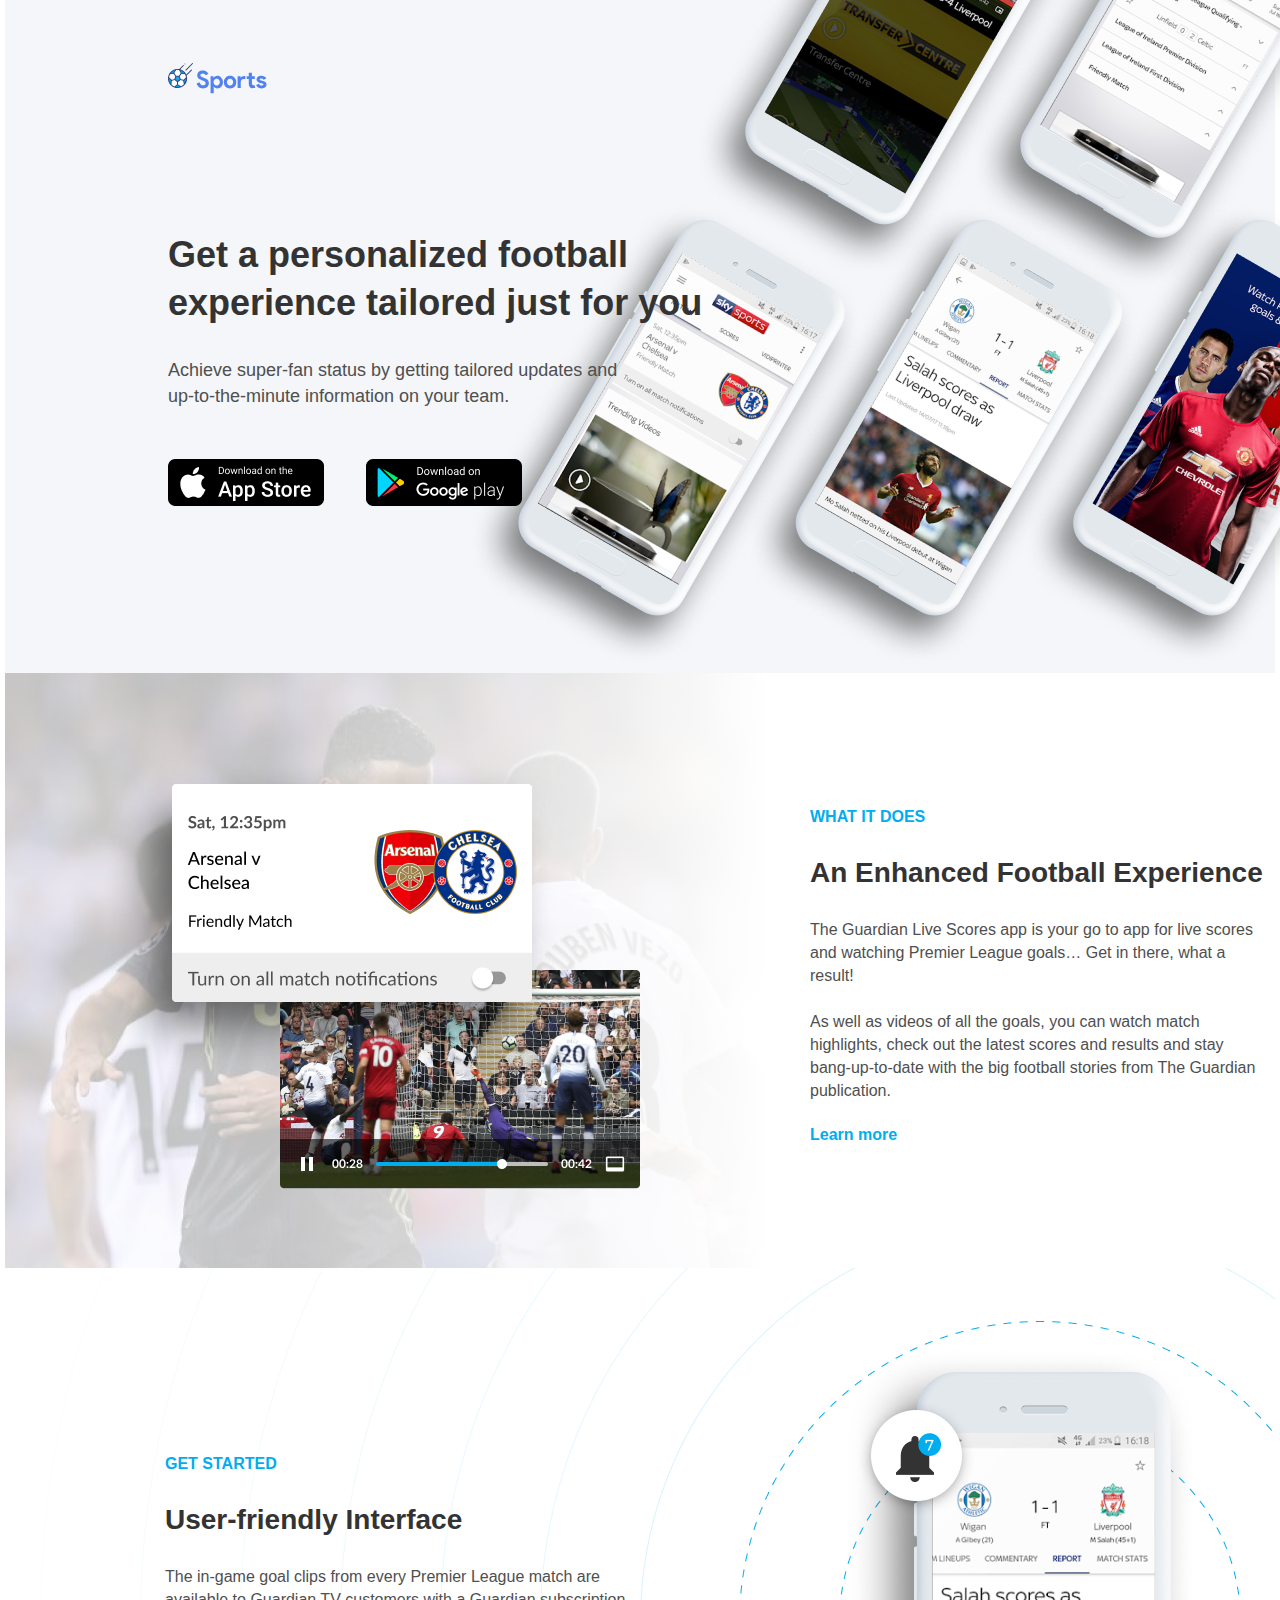
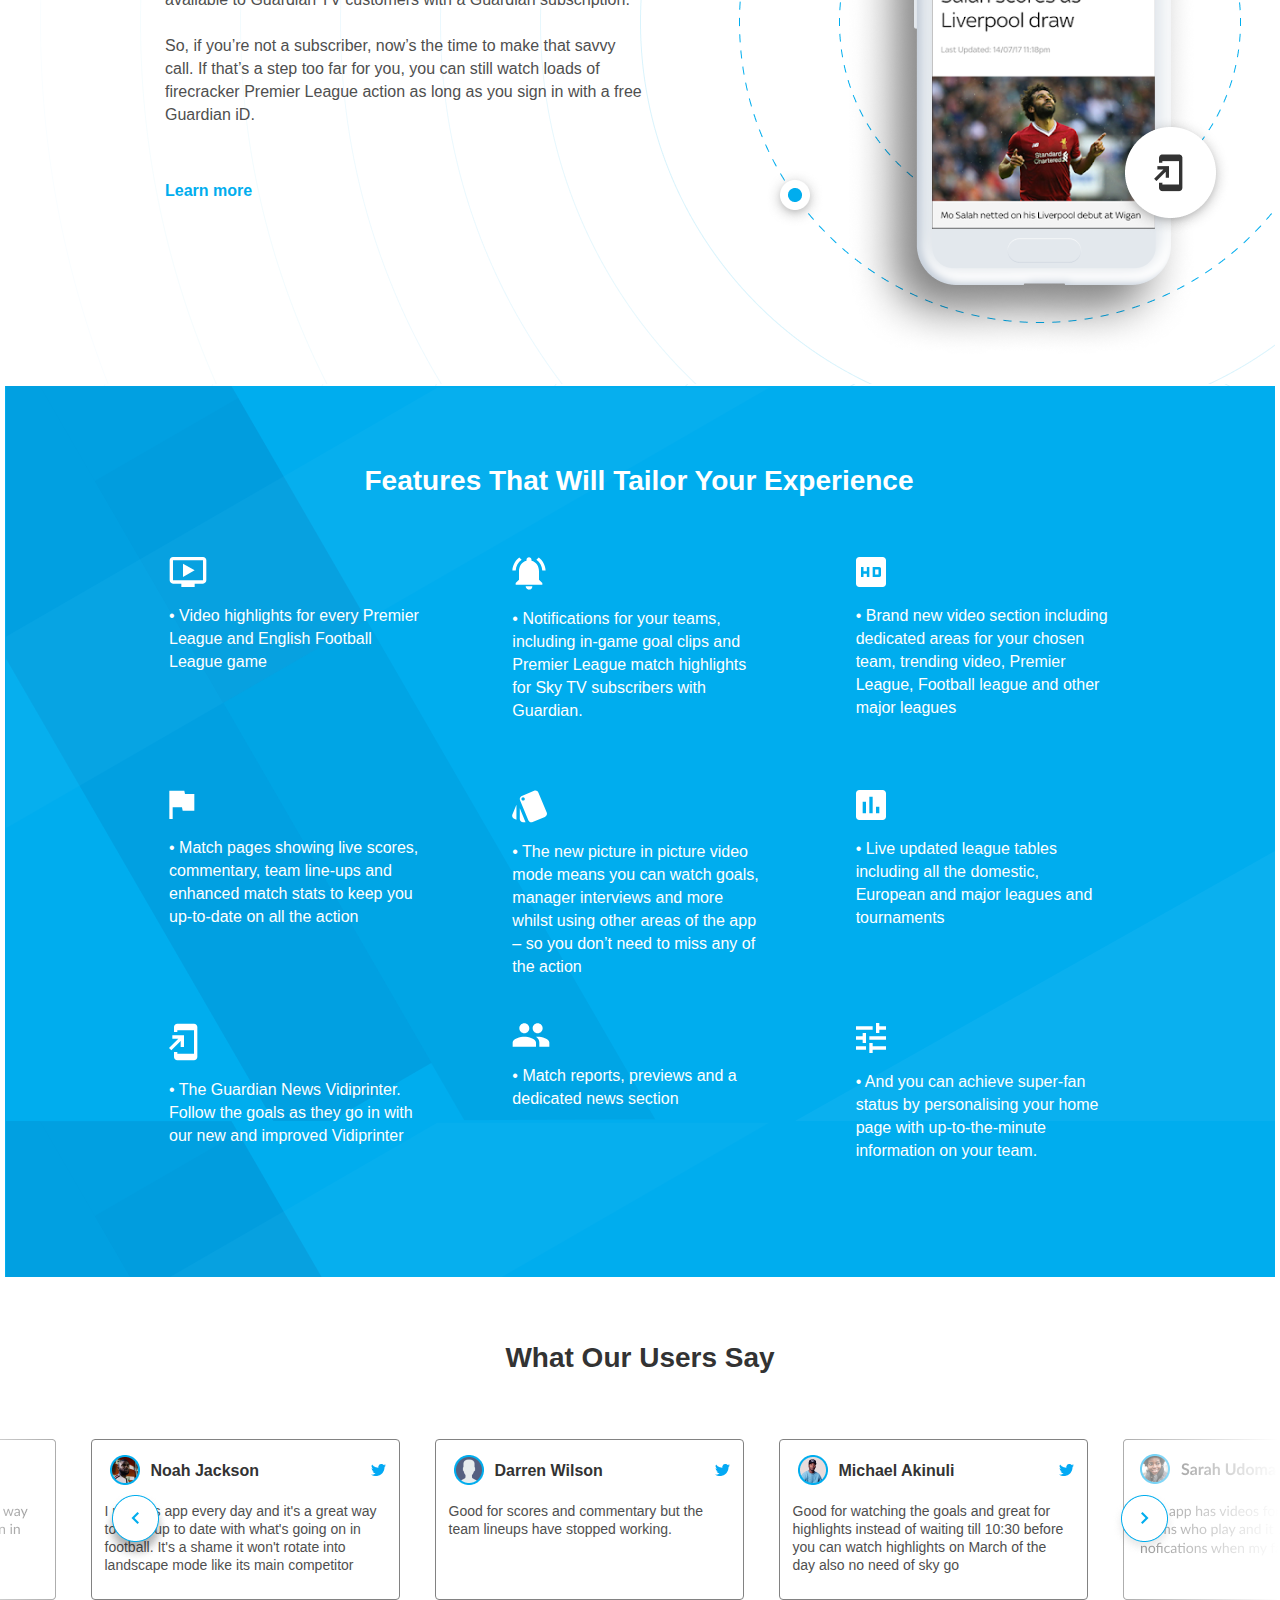
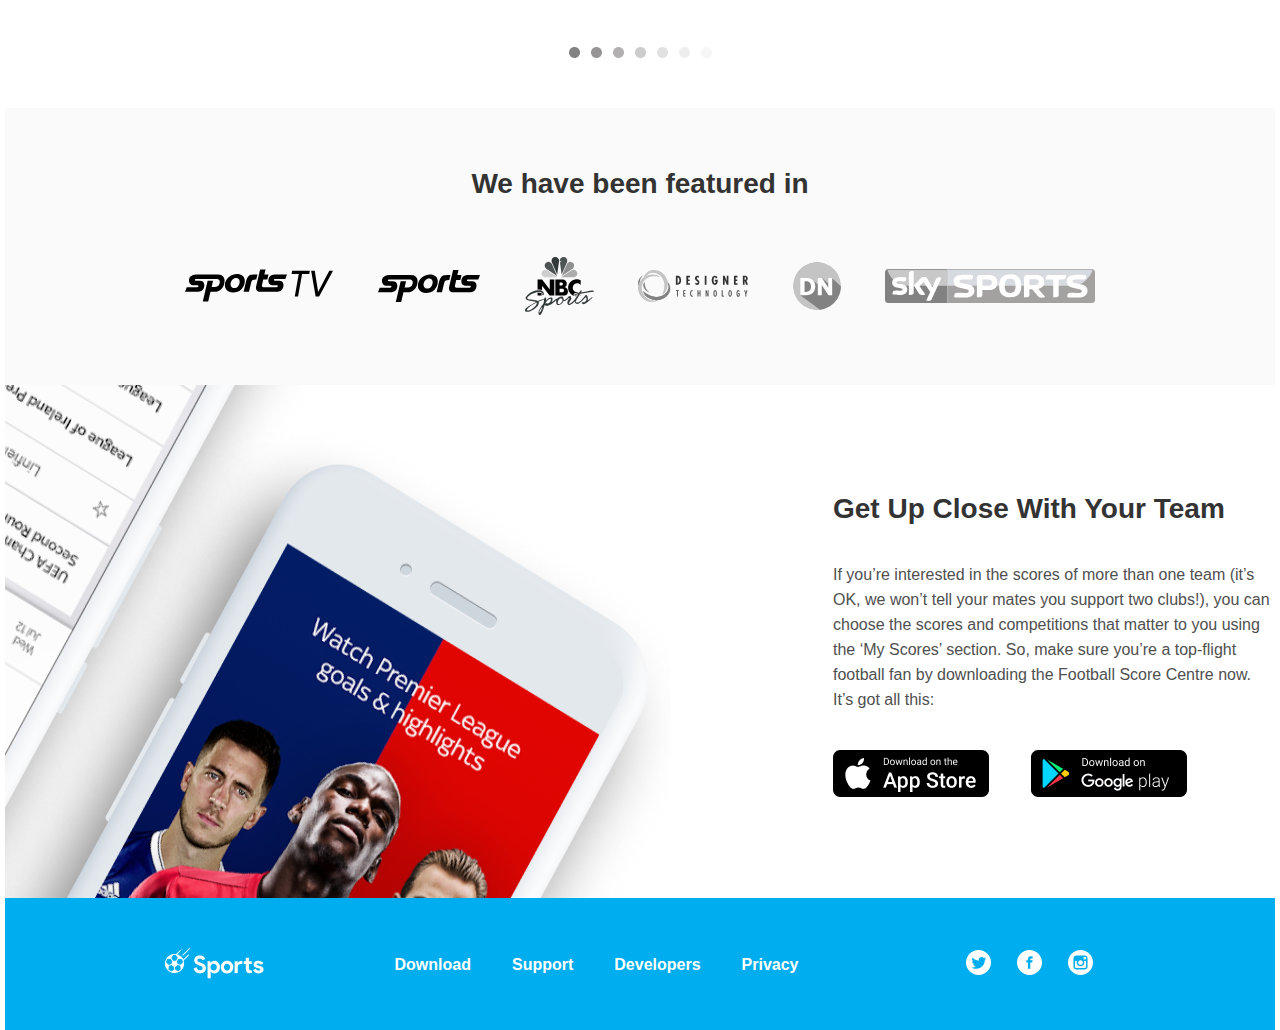
<file: HomeWork9/index.html>
<!DOCTYPE html>
<html lang="en">
<head>
    <meta charset="UTF-8">
    <meta http-equiv="X-UA-Compatible" content="IE=edge">
    <meta name="viewport" content="width=device-width, initial-scale=1.0">
    <link rel="stylesheet" href="./css/reset.css">
    <link rel="stylesheet" href="./css/style.css">
    <title>HW9</title>
</head>
<body>
    <div class="conteiner">
        <header class="header">
                <div class="header__left">
                    <svg width="99" height="32" viewBox="0 0 99 32" fill="none" xmlns="http://www.w3.org/2000/svg">
                        <g clip-path="url(#clip0_60_0)">
                        <path fill-rule="evenodd" clip-rule="evenodd" d="M0.488968 15.452C0.488968 10.4485 4.54514 6.39229 9.54868 6.39229C14.5522 6.39229 18.6084 10.4485 18.6084 15.452C18.6084 20.4556 14.5522 24.5117 9.54868 24.5117C4.54514 24.5117 0.488968 20.4556 0.488968 15.452Z" fill="#00ADEE"/>
                        <path fill-rule="evenodd" clip-rule="evenodd" d="M12.9485 23.8516L9.55663 21.7764V18.6334L12.3885 16.576L15.6931 17.3177L16.3516 21.4332L12.9485 23.8516Z" fill="white"/>
                        <path fill-rule="evenodd" clip-rule="evenodd" d="M18.5498 14.4359L15.6928 17.3179L12.3881 16.5761L11.3065 13.2468L13.3488 10.1039L17.3669 10.8752L18.5498 14.4359Z" fill="white"/>
                        <path fill-rule="evenodd" clip-rule="evenodd" d="M6.47071 23.9756L9.53906 21.7764V18.6335L6.70703 16.576L3.40236 17.3178L2.90321 21.6097L6.47071 23.9756Z" fill="white"/>
                        <path fill-rule="evenodd" clip-rule="evenodd" d="M0.550865 14.3895L3.40254 17.3179L6.70721 16.5761L7.78906 13.2468L5.74667 10.1039L1.73895 10.8567L0.550865 14.3895Z" fill="white"/>
                        <path fill-rule="evenodd" clip-rule="evenodd" d="M7.78854 6.56391L5.74654 10.1041L7.78893 13.2471H11.3072L13.3496 10.1041L11.3072 6.56391H7.78854Z" fill="white"/>
                        <path d="M1.29064 10.6634C0.649391 11.7653 0.222336 13.0062 0.0666962 14.3291C0.066124 14.3333 0.0657425 14.3375 0.0651703 14.3417C0.0228271 14.706 0.000320435 15.0764 0.000320435 15.452C0.000320435 17.9319 0.950943 20.1939 2.50658 21.8931C2.53137 21.9278 2.56055 21.9595 2.59374 21.9868C3.60426 23.0616 4.86005 23.9033 6.2713 24.4205C6.29667 24.432 6.32299 24.4415 6.34988 24.4484C7.35029 24.8051 8.4268 25 9.54832 25C10.7992 25 11.9945 24.7578 13.0903 24.3185C13.12 24.3095 13.1486 24.2977 13.1763 24.2832C14.5236 23.7278 15.7169 22.8725 16.6728 21.8012C16.7041 21.7735 16.732 21.7424 16.7554 21.7081C18.2128 20.0312 19.0963 17.8429 19.0963 15.452C19.0963 15.0936 19.0757 14.7398 19.037 14.3915C19.0366 14.3871 19.036 14.3829 19.0355 14.3787C18.9645 13.7466 18.8316 13.1332 18.6429 12.5444L23.772 7.41539C23.9627 7.22466 23.9627 6.91547 23.772 6.72474C23.6766 6.62937 23.5517 6.58169 23.4268 6.58169C23.3018 6.58169 23.1769 6.62937 23.0815 6.72474L18.2601 11.5459C18.1259 11.2478 17.9767 10.9575 17.8136 10.6766C17.7987 10.643 17.7799 10.6115 17.7579 10.5824C16.5475 8.54969 14.6043 7.00245 12.2953 6.30741L15.735 2.86789C15.9255 2.67715 15.9255 2.36797 15.735 2.17724C15.6396 2.08187 15.5145 2.03419 15.3896 2.03419C15.2646 2.03419 15.1397 2.08187 15.0443 2.17724L11.178 6.04382C10.6481 5.95226 10.1037 5.90401 9.54832 5.90401C6.07027 5.90401 3.02099 7.77378 1.35168 10.5606C1.32726 10.5923 1.30666 10.6266 1.29064 10.6634ZM5.51542 10.6441L7.25263 13.3175L6.3289 16.1604L4.13335 16.6534L3.5621 16.7816L1.06596 14.2183C1.21759 13.1708 1.55939 12.184 2.0553 11.294L5.51542 10.6441ZM11.8438 13.3175L13.5803 10.6455L17.0511 11.3115C17.5483 12.2089 17.889 13.2046 18.0366 14.2612L15.5372 16.7824L12.7675 16.1604L12.152 14.2658L11.8438 13.3175ZM16.6555 20.2385L16.2151 17.4856L18.1182 15.5659C18.0955 17.2937 17.5598 18.9001 16.6555 20.2385ZM10.9527 13.735L11.8152 16.3895L9.55728 18.0298L7.29936 16.3893L8.16187 13.735H10.9527ZM0.977837 15.5275L2.89091 17.4921L2.55273 20.3997C1.57426 19.0201 0.993668 17.3401 0.977837 15.5275ZM3.41543 21.4336L3.84763 17.7183L4.8982 17.4826L6.59898 17.1007L9.05107 18.8822V21.5256L6.401 23.4249C5.26785 22.9759 4.25294 22.2919 3.41543 21.4336ZM7.56582 23.7915L9.56892 22.3558L11.802 23.7221C11.0835 23.9182 10.328 24.0234 9.54832 24.0234C8.86606 24.0234 8.2023 23.9429 7.56582 23.7915ZM12.9871 23.3025L10.0456 21.5027V18.8822L11.7751 17.6256L12.4975 17.1007L15.2639 17.7217L15.8323 21.2746C15.0379 22.1313 14.071 22.8258 12.9871 23.3025ZM16.2959 10.1723L13.6613 9.66644L12.3195 7.34062C13.9047 7.88364 15.2818 8.87909 16.2959 10.1723ZM10.9977 7.00378L12.7775 10.0887L11.0425 12.7584H8.0541L6.31918 10.0887L8.09854 7.00397C8.57004 6.92329 9.05431 6.88076 9.54832 6.88076C10.0423 6.88057 10.5264 6.9231 10.9977 7.00378ZM6.77694 7.34062L5.43588 9.66549L2.81137 10.1585C3.82436 8.87203 5.19727 7.88174 6.77694 7.34062Z" fill="#334382"/>
                        <path d="M18.2753 7.41569L24.8569 0.833807C25.0477 0.643072 25.0477 0.333891 24.8569 0.143156C24.7616 0.0479794 24.6367 0.000295639 24.5117 0.000295639C24.3868 0.000295639 24.2619 0.0479794 24.1665 0.143347L17.5846 6.72503C17.3941 6.91577 17.3941 7.22495 17.5846 7.41569C17.7753 7.60623 18.0845 7.60623 18.2753 7.41569Z" fill="#334382"/>
                        <path d="M16.8877 1.51318C17.0161 1.51318 17.1419 1.46092 17.2327 1.37013C17.3235 1.27934 17.376 1.15346 17.376 1.02452C17.376 0.896156 17.3237 0.770653 17.2327 0.679672C17.1419 0.58831 17.0161 0.53624 16.8877 0.53624C16.7591 0.53624 16.6333 0.58831 16.5425 0.679672C16.4517 0.770462 16.3994 0.896156 16.3994 1.02452C16.3994 1.15346 16.4515 1.27934 16.5425 1.37013C16.6333 1.46092 16.7591 1.51318 16.8877 1.51318Z" fill="#334382"/>
                        </g>
                        <path class="header__logo" d="M34.984 25.384C34.248 25.384 33.544 25.28 32.872 25.072C32.2 24.864 31.584 24.552 31.024 24.136C30.464 23.72 29.976 23.216 29.56 22.624C29.144 22.016 28.816 21.312 28.576 20.512L31.624 19.312C31.848 20.176 32.24 20.896 32.8 21.472C33.36 22.032 34.096 22.312 35.008 22.312C35.344 22.312 35.664 22.272 35.968 22.192C36.288 22.096 36.568 21.968 36.808 21.808C37.064 21.632 37.264 21.416 37.408 21.16C37.552 20.904 37.624 20.608 37.624 20.272C37.624 19.952 37.568 19.664 37.456 19.408C37.344 19.152 37.152 18.912 36.88 18.688C36.624 18.464 36.28 18.248 35.848 18.04C35.432 17.832 34.912 17.616 34.288 17.392L33.232 17.008C32.768 16.848 32.296 16.632 31.816 16.36C31.352 16.088 30.928 15.76 30.544 15.376C30.16 14.992 29.84 14.544 29.584 14.032C29.344 13.504 29.224 12.912 29.224 12.256C29.224 11.584 29.352 10.96 29.608 10.384C29.88 9.792 30.256 9.28 30.736 8.848C31.232 8.4 31.816 8.056 32.488 7.816C33.176 7.56 33.936 7.432 34.768 7.432C35.632 7.432 36.376 7.552 37 7.792C37.64 8.016 38.176 8.312 38.608 8.68C39.056 9.032 39.416 9.424 39.688 9.856C39.96 10.288 40.16 10.696 40.288 11.08L37.432 12.28C37.272 11.8 36.976 11.368 36.544 10.984C36.128 10.6 35.552 10.408 34.816 10.408C34.112 10.408 33.528 10.576 33.064 10.912C32.6 11.232 32.368 11.656 32.368 12.184C32.368 12.696 32.592 13.136 33.04 13.504C33.488 13.856 34.2 14.2 35.176 14.536L36.256 14.896C36.944 15.136 37.568 15.416 38.128 15.736C38.704 16.04 39.192 16.408 39.592 16.84C40.008 17.272 40.32 17.768 40.528 18.328C40.752 18.872 40.864 19.504 40.864 20.224C40.864 21.12 40.68 21.896 40.312 22.552C39.96 23.192 39.504 23.72 38.944 24.136C38.384 24.552 37.752 24.864 37.048 25.072C36.344 25.28 35.656 25.384 34.984 25.384ZM42.5727 13.24H45.5247V14.656H45.7167C46.0047 14.16 46.4527 13.736 47.0607 13.384C47.6687 13.032 48.4207 12.856 49.3167 12.856C50.0687 12.856 50.7807 13.016 51.4527 13.336C52.1407 13.64 52.7407 14.072 53.2527 14.632C53.7807 15.176 54.1967 15.832 54.5007 16.6C54.8047 17.368 54.9567 18.208 54.9567 19.12C54.9567 20.032 54.8047 20.872 54.5007 21.64C54.1967 22.408 53.7807 23.072 53.2527 23.632C52.7407 24.176 52.1407 24.608 51.4527 24.928C50.7807 25.232 50.0687 25.384 49.3167 25.384C48.4207 25.384 47.6687 25.208 47.0607 24.856C46.4527 24.504 46.0047 24.08 45.7167 23.584H45.5247L45.7167 25.264V30.184H42.5727V13.24ZM48.6687 22.48C49.0847 22.48 49.4767 22.4 49.8447 22.24C50.2287 22.08 50.5647 21.856 50.8527 21.568C51.1407 21.28 51.3727 20.928 51.5487 20.512C51.7247 20.096 51.8127 19.632 51.8127 19.12C51.8127 18.608 51.7247 18.144 51.5487 17.728C51.3727 17.312 51.1407 16.96 50.8527 16.672C50.5647 16.384 50.2287 16.16 49.8447 16C49.4767 15.84 49.0847 15.76 48.6687 15.76C48.2527 15.76 47.8527 15.84 47.4687 16C47.1007 16.144 46.7727 16.36 46.4847 16.648C46.1967 16.936 45.9647 17.288 45.7887 17.704C45.6127 18.12 45.5247 18.592 45.5247 19.12C45.5247 19.648 45.6127 20.12 45.7887 20.536C45.9647 20.952 46.1967 21.304 46.4847 21.592C46.7727 21.88 47.1007 22.104 47.4687 22.264C47.8527 22.408 48.2527 22.48 48.6687 22.48ZM62.0536 12.856C62.9656 12.856 63.7976 13.016 64.5496 13.336C65.3176 13.64 65.9736 14.072 66.5176 14.632C67.0776 15.176 67.5096 15.832 67.8136 16.6C68.1336 17.368 68.2936 18.208 68.2936 19.12C68.2936 20.032 68.1336 20.872 67.8136 21.64C67.5096 22.408 67.0776 23.072 66.5176 23.632C65.9736 24.176 65.3176 24.608 64.5496 24.928C63.7976 25.232 62.9656 25.384 62.0536 25.384C61.1416 25.384 60.3016 25.232 59.5336 24.928C58.7816 24.608 58.1256 24.176 57.5656 23.632C57.0216 23.072 56.5896 22.408 56.2696 21.64C55.9656 20.872 55.8136 20.032 55.8136 19.12C55.8136 18.208 55.9656 17.368 56.2696 16.6C56.5896 15.832 57.0216 15.176 57.5656 14.632C58.1256 14.072 58.7816 13.64 59.5336 13.336C60.3016 13.016 61.1416 12.856 62.0536 12.856ZM62.0536 22.48C62.4536 22.48 62.8376 22.408 63.2056 22.264C63.5896 22.104 63.9256 21.88 64.2136 21.592C64.5016 21.304 64.7256 20.952 64.8856 20.536C65.0616 20.12 65.1496 19.648 65.1496 19.12C65.1496 18.592 65.0616 18.12 64.8856 17.704C64.7256 17.288 64.5016 16.936 64.2136 16.648C63.9256 16.36 63.5896 16.144 63.2056 16C62.8376 15.84 62.4536 15.76 62.0536 15.76C61.6376 15.76 61.2456 15.84 60.8776 16C60.5096 16.144 60.1816 16.36 59.8936 16.648C59.6056 16.936 59.3736 17.288 59.1976 17.704C59.0376 18.12 58.9576 18.592 58.9576 19.12C58.9576 19.648 59.0376 20.12 59.1976 20.536C59.3736 20.952 59.6056 21.304 59.8936 21.592C60.1816 21.88 60.5096 22.104 60.8776 22.264C61.2456 22.408 61.6376 22.48 62.0536 22.48ZM72.5513 14.872H72.7433C73.0633 14.28 73.5273 13.808 74.1353 13.456C74.7593 13.088 75.4473 12.904 76.1993 12.904C76.4713 12.904 76.6873 12.912 76.8473 12.928C77.0073 12.944 77.1593 12.976 77.3033 13.024V16.144C77.1273 16.064 76.9273 16 76.7033 15.952C76.4953 15.904 76.2393 15.88 75.9353 15.88C74.9433 15.88 74.1593 16.184 73.5833 16.792C73.0233 17.384 72.7433 18.2 72.7433 19.24V25H69.5993V13.24H72.5513V14.872ZM80.7833 15.928H78.7193V13.24H80.7833V9.64H83.9273V13.24H86.8073V15.928H83.9273V20.488C83.9273 20.76 83.9513 21.016 83.9993 21.256C84.0633 21.48 84.1753 21.672 84.3353 21.832C84.5593 22.088 84.8793 22.216 85.2953 22.216C85.5673 22.216 85.7833 22.192 85.9433 22.144C86.1033 22.08 86.2553 22 86.3993 21.904L87.2873 24.664C86.9193 24.84 86.5193 24.968 86.0873 25.048C85.6713 25.144 85.2073 25.192 84.6953 25.192C84.1033 25.192 83.5673 25.104 83.0873 24.928C82.6233 24.736 82.2313 24.48 81.9113 24.16C81.1593 23.44 80.7833 22.416 80.7833 21.088V15.928ZM93.5331 25.384C92.7651 25.384 92.0771 25.288 91.4691 25.096C90.8771 24.904 90.3571 24.656 89.9091 24.352C89.4771 24.032 89.1091 23.672 88.8051 23.272C88.5011 22.856 88.2691 22.44 88.1091 22.024L90.9171 20.824C91.1891 21.432 91.5491 21.888 91.9971 22.192C92.4611 22.48 92.9731 22.624 93.5331 22.624C94.1091 22.624 94.5651 22.52 94.9011 22.312C95.2371 22.104 95.4051 21.856 95.4051 21.568C95.4051 21.248 95.2611 20.992 94.9731 20.8C94.7011 20.592 94.2211 20.408 93.5331 20.248L91.8771 19.888C91.5091 19.808 91.1251 19.68 90.7251 19.504C90.3411 19.328 89.9891 19.104 89.6691 18.832C89.3491 18.56 89.0851 18.232 88.8771 17.848C88.6691 17.464 88.5651 17.016 88.5651 16.504C88.5651 15.928 88.6851 15.416 88.9251 14.968C89.1811 14.52 89.5251 14.144 89.9571 13.84C90.3891 13.52 90.8931 13.28 91.4691 13.12C92.0611 12.944 92.6931 12.856 93.3651 12.856C94.4851 12.856 95.4851 13.08 96.3651 13.528C97.2451 13.96 97.8931 14.656 98.3091 15.616L95.5971 16.72C95.3731 16.256 95.0451 15.92 94.6131 15.712C94.1811 15.504 93.7491 15.4 93.3171 15.4C92.8691 15.4 92.4771 15.496 92.1411 15.688C91.8051 15.864 91.6371 16.096 91.6371 16.384C91.6371 16.656 91.7731 16.872 92.0451 17.032C92.3331 17.192 92.7171 17.336 93.1971 17.464L94.9971 17.896C96.1971 18.184 97.0851 18.648 97.6611 19.288C98.2531 19.912 98.5491 20.656 98.5491 21.52C98.5491 22.032 98.4291 22.52 98.1891 22.984C97.9491 23.448 97.6051 23.864 97.1571 24.232C96.7251 24.584 96.1971 24.864 95.5731 25.072C94.9651 25.28 94.2851 25.384 93.5331 25.384Z" fill="#5282F0"/>
                        <defs>
                        <clipPath id="clip0_60_0">
                        <rect width="25" height="25" fill="white" transform="translate(25 25) rotate(-180)"/>
                        </clipPath>
                        </defs>
                        </svg>
                    <h1 class="header__title">Get a personalized football experience tailored just for you</h1>
                    <p class="header__text">Achieve super-fan status by getting tailored updates and<br> up-to-the-minute information on your team.</p>
                    <div class="header__bottom">
                        <img src="./img/Apple Store.png" alt="Apple" class="apple">
                        <img src="./img/Google Play.png" alt="Google" class="apple">
                    </div>
                </div>
            <img src="./img/Group 10.png" alt="header__img" class="header__img">
        </header>
        <main class="main">
            <section class="experience">
                <div class="experience__left">
                    <img src="./img/Ronaldo.png" class="ronaldo" alt="ronaldo">
                    <div class="left__tv">
                        <img src="./img/Arsenal.png" alt="arsenal" class="arsenal">
                        <img src="./img/Televisor.png" alt="TV" class="TV">
                    </div>
                </div>
                <div class="experience__rigth">
                    <p class="experience__top">WHAT IT DOES</p>
                    <h2 class="experience__tiitle">An Enhanced Football Experience</h2>
                    <p class="expereance__text">The Guardian Live Scores app is your go to app for live scores and watching Premier League goals… Get in there, what a result! <br> <br>
                        As well as videos of all the goals, you can watch match highlights, check out the latest scores and results and stay bang-up-to-date with the big football stories from The Guardian publication.</p>
                    <a href="#" class="experience__bottom">Learn more</a>
                </div>
            </section>
            <section class="telefon">
                <div class="telefon__left">
                    <h2 class="telefon__top">GET STARTED</h2>
                    <h3 class="telefon__title">User-friendly Interface</h3>
                    <p class="telefon__text">The in-game goal clips from every Premier League match are available to Guardian TV customers with a Guardian subscription.<br><br>So, if you’re not a subscriber, now’s the time to make that savvy call. If that’s a step too far for you, you can still watch loads of firecracker Premier League action as long as you sign in with a free Guardian iD.</p>
                    <a href="#" class="telefon__btn">Learn more</a>
                </div>
                <img src="./img/Telefon.1.png" alt="Telefon" class="telefon__img">
            </section>
            <section class="features">
                <h2 class="features__title">Features That Will Tailor Your Experience</h2>
                <div class="features__content">
                    <div class="features__block">
                        <svg width="38" height="30" viewBox="0 0 38 30" fill="none" xmlns="http://www.w3.org/2000/svg">
                            <path class="features__svg" d="M34.0003 0H4.00033C2.15033 0 0.666992 1.48333 0.666992 3.33333V23.3333C0.666992 25.1667 2.15033 26.6667 4.00033 26.6667H12.3337V30H25.667V26.6667H34.0003C35.8337 26.6667 37.317 25.1667 37.317 23.3333L37.3337 3.33333C37.3337 1.48333 35.8337 0 34.0003 0ZM34.0003 23.3333H4.00033V3.33333H34.0003V23.3333ZM25.667 13.3333L14.0003 20V6.66667L25.667 13.3333Z" fill="white"/>
                            </svg>
                        <p class="features__text">• Video highlights for every Premier League and English Football League game</p>
                    </div>
                    <div class="features__block">
                        <svg width="34" height="33" viewBox="0 0 34 33" fill="none" xmlns="http://www.w3.org/2000/svg">
                            <path class="features__svg" d="M9.63379 2.80008L7.25046 0.416748C3.25046 3.46675 0.617122 8.16675 0.383789 13.5001H3.71712C3.96712 9.08341 6.23379 5.21675 9.63379 2.80008ZM30.2838 13.5001H33.6171C33.3671 8.16675 30.7338 3.46675 26.7505 0.416748L24.3838 2.80008C27.7505 5.21675 30.0338 9.08341 30.2838 13.5001ZM27.0005 14.3334C27.0005 9.21675 24.2671 4.93341 19.5005 3.80008V2.66675C19.5005 1.28341 18.3838 0.166748 17.0005 0.166748C15.6171 0.166748 14.5005 1.28341 14.5005 2.66675V3.80008C9.71712 4.93341 7.00046 9.20008 7.00046 14.3334V22.6667L3.66712 26.0001V27.6667H30.3338V26.0001L27.0005 22.6667V14.3334ZM17.0005 32.6667C17.2338 32.6667 17.4505 32.6501 17.6671 32.6001C18.7505 32.3667 19.6338 31.6334 20.0671 30.6334C20.2338 30.2334 20.3171 29.8001 20.3171 29.3334H13.6505C13.6671 31.1667 15.1505 32.6667 17.0005 32.6667Z" fill="white"/>
                            </svg>
                        <p class="features__text">• Notifications for your teams, including in-game goal clips and Premier League match highlights for Sky TV subscribers with Guardian.</p>
                    </div>
                    <div class="features__block">
                        <svg width="30" height="30" viewBox="0 0 30 30" fill="none" xmlns="http://www.w3.org/2000/svg">
                            <path class="features__svg" d="M26.6667 0H3.33333C1.48333 0 0 1.5 0 3.33333V26.6667C0 28.5 1.48333 30 3.33333 30H26.6667C28.5 30 30 28.5 30 26.6667V3.33333C30 1.5 28.5 0 26.6667 0ZM13.3333 20H10.8333V16.6667H7.5V20H5V10H7.5V14.1667H10.8333V10H13.3333V20ZM16.6667 10H23.3333C24.25 10 25 10.75 25 11.6667V18.3333C25 19.25 24.25 20 23.3333 20H16.6667V10ZM19.1667 17.5H22.5V12.5H19.1667V17.5Z" fill="white"/>
                            </svg>
                        <p class="features__text">• Brand new video section including dedicated areas for your chosen team, trending video, Premier League, Football league and other major leagues</p>
                    </div>
                    <div class="features__block">
                        <svg width="26" height="29" viewBox="0 0 26 29" fill="none" xmlns="http://www.w3.org/2000/svg">
                            <path class="features__svg" d="M15.9997 4.00008L15.333 0.666748H0.333008V29.0001H3.66634V17.3334H12.9997L13.6663 20.6667H25.333V4.00008H15.9997Z" fill="white"/>
                            </svg>
                        <p class="features__text">• Match pages showing live scores, commentary, team line-ups and enhanced match stats to keep you up-to-date on all the action</p>
                    </div>
                    <div class="features__block">
                        <svg width="35" height="33" viewBox="0 0 35 33" fill="none" xmlns="http://www.w3.org/2000/svg">
                            <path class="features__svg" d="M2.21642 28.7499L4.44976 29.6833V14.6333L0.399758 24.3999C-0.283575 26.0999 0.533091 28.0499 2.21642 28.7499ZM34.7164 22.5833L26.4498 2.63325C25.9331 1.38325 24.7164 0.616585 23.4331 0.583252C22.9998 0.583252 22.5498 0.649919 22.1164 0.833252L9.83309 5.91658C8.58309 6.43325 7.81642 7.63325 7.78309 8.91658C7.76642 9.36658 7.84976 9.81659 8.03309 10.2499L16.2998 30.1999C16.8164 31.4666 18.0498 32.2333 19.3498 32.2499C19.7831 32.2499 20.2164 32.1666 20.6331 31.9999L32.8998 26.9166C34.5998 26.2166 35.4164 24.2666 34.7164 22.5833ZM11.1331 10.5833C10.2164 10.5833 9.46642 9.83325 9.46642 8.91658C9.46642 7.99992 10.2164 7.24992 11.1331 7.24992C12.0498 7.24992 12.7998 7.99992 12.7998 8.91658C12.7998 9.83325 12.0498 10.5833 11.1331 10.5833ZM7.79976 28.9166C7.79976 30.7499 9.29976 32.2499 11.1331 32.2499H13.5498L7.79976 18.3499V28.9166Z" fill="white"/>
                            </svg>
                        <p class="features__text">• The new picture in picture video mode means you can watch goals, manager interviews and more whilst using other areas of the app – so you don’t need to miss any of the action</p>
                    </div>
                    <div class="features__block">
                        <svg width="30" height="30" viewBox="0 0 30 30" fill="none" xmlns="http://www.w3.org/2000/svg">
                            <path class="features__svg" d="M26.6667 0H3.33333C1.5 0 0 1.5 0 3.33333V26.6667C0 28.5 1.5 30 3.33333 30H26.6667C28.5 30 30 28.5 30 26.6667V3.33333C30 1.5 28.5 0 26.6667 0ZM10 23.3333H6.66667V11.6667H10V23.3333ZM16.6667 23.3333H13.3333V6.66667H16.6667V23.3333ZM23.3333 23.3333H20V16.6667H23.3333V23.3333Z" fill="white"/>
                            </svg>
                        <p class="features__text">• Live updated league tables including all the domestic, European and major leagues and tournaments</p>
                    </div>
                    <div class="features__block">
                        <svg width="29" height="38" viewBox="0 0 29 38" fill="none" xmlns="http://www.w3.org/2000/svg">
                            <path class="features__svg" d="M25 0.683415L8.33333 0.666748C6.5 0.666748 5 2.16675 5 4.00008V9.00008H8.33333V7.33342H25V30.6667H8.33333V29.0001H5V34.0001C5 35.8334 6.5 37.3334 8.33333 37.3334H25C26.8333 37.3334 28.3333 35.8334 28.3333 34.0001V4.00008C28.3333 2.16675 26.8333 0.683415 25 0.683415ZM11.6667 24.0001H15V12.3334H3.33333V15.6667H9.31667L0 24.9834L2.35 27.3334L11.6667 18.0167V24.0001Z" fill="white"/>
                            </svg>
                        <p class="features__text">• The Guardian News Vidiprinter. Follow the goals as they go in with our new and improved Vidiprinter</p>
                    </div>
                    <div class="features__block">
                        <svg width="38" height="24" viewBox="0 0 38 24" fill="none" xmlns="http://www.w3.org/2000/svg">
                            <path class="features__svg" d="M25.667 10.3333C28.4337 10.3333 30.6503 8.09992 30.6503 5.33325C30.6503 2.56659 28.4337 0.333252 25.667 0.333252C22.9003 0.333252 20.667 2.56659 20.667 5.33325C20.667 8.09992 22.9003 10.3333 25.667 10.3333ZM12.3337 10.3333C15.1003 10.3333 17.317 8.09992 17.317 5.33325C17.317 2.56659 15.1003 0.333252 12.3337 0.333252C9.56699 0.333252 7.33366 2.56659 7.33366 5.33325C7.33366 8.09992 9.56699 10.3333 12.3337 10.3333ZM12.3337 13.6666C8.45033 13.6666 0.666992 15.6166 0.666992 19.4999V23.6666H24.0003V19.4999C24.0003 15.6166 16.217 13.6666 12.3337 13.6666ZM25.667 13.6666C25.1837 13.6666 24.6337 13.6999 24.0503 13.7499C25.9837 15.1499 27.3337 17.0333 27.3337 19.4999V23.6666H37.3337V19.4999C37.3337 15.6166 29.5503 13.6666 25.667 13.6666Z" fill="white"/>
                            </svg>
                        <p class="features__text">• Match reports, previews and a dedicated news section</p>
                    </div>
                    <div class="features__block">
                        <svg width="30" height="30" viewBox="0 0 30 30" fill="none" xmlns="http://www.w3.org/2000/svg">
                            <path class="features__svg" d="M0 23.3333V26.6667H10V23.3333H0ZM0 3.33333V6.66667H16.6667V3.33333H0ZM16.6667 30V26.6667H30V23.3333H16.6667V20H13.3333V30H16.6667ZM6.66667 10V13.3333H0V16.6667H6.66667V20H10V10H6.66667ZM30 16.6667V13.3333H13.3333V16.6667H30ZM20 10H23.3333V6.66667H30V3.33333H23.3333V0H20V10Z" fill="white"/>
                            </svg>
                        <p class="features__text">• And you can achieve super-fan status by personalising your home page with up-to-the-minute information on your team.</p>
                    </div>
                </div>
            </section>
            <section class="user">
                <h2 class="user__title">What Our Users Say</h2>
                <div class="user__content">
                    <img src="./img/Left-user.3.png" alt="Left img" class="user__left">
                    <div class="user__conteiner">
                        <div class="user__box">
                            <img src="./img/noa.png" alt="Noa" class="user__logo">
                            <p class="user__title2">Noah Jackson</p>
                            <img src="./img/twiter_svg.png" alt="Tweeter" class="box__svg">
                        </div>
                        <p class="user__text">I use this app every day and it's a great way to keep up to date with what's going on in football. It's a shame it won't rotate into landscape mode like its main competitor</p>
                    </div>
                    <div class="user__conteiner center">
                        <div class="user__box">
                            <img src="./img/daren.png" alt="Daren" class="user__logo">
                            <p class="user__title2">Darren Wilson</p>
                            <img src="./img/twiter_svg.png" alt="Tweeter" class="box__svg">
                        </div>
                        <p class="user__text">Good for scores and commentary but the team lineups have stopped working. </p>
                    </div>
                    <div class="user__conteiner">
                        <div class="user__box">
                            <img src="./img/mihael.png" alt="Mihael" class="user__logo">
                            <p class="user__title2">Michael Akinuli</p>
                            <img src="./img/twiter_svg.png" alt="Tweeter" class="box__svg">
                        </div>
                        <p class="user__text">Good for watching the goals and great for highlights instead of waiting till 10:30 before you can watch highlights on March of the day also no need of sky go</p>
                    </div>
                    <img src="./img/Right__user.png" alt="Right img" class="user__right">
                    <a href="#" class="user__btn">
                        <img src="./img/arrow_left.7.png" alt="Arrow" class="arrow1">
                    </a>
                    <a href="#" class="user__btn">
                        <img src="./img/arrow_right.png" alt="Arrow" class="arrow2">
                    </a>
                </div>
                <img src="./img/Bottom-slider.png" alt="Slider" class="user__bottom">
            </section>
            <section class="brend">
                <h2 class="brend__title">We have been featured in</h2>
                <div class="brend__content">
                    <img src="./img/sport-tv.svg" alt="Sport-TV" class="brend__img">
                    <img src="./img/sport.svg" alt="Sport" class="brend__img">
                    <img src="./img/nbc.svg" alt="NBC" class="brend__img">
                    <img src="./img/designer.svg" alt="Decigner" class="brend__img">
                    <img src="./img/dn.svg" alt="DN" class="brend__img">
                    <img src="./img/sky.svg" alt="Sky" class="brend__img">
                </div>
            </section>
            <section class="team">
                <img src="./img/footer-img.png" alt="Phone" class="team__left">
                <div class="team__right">
                    <h2 class="team__title">Get Up Close With Your Team</h2>
                    <p class="team__text">If you’re interested in the scores of more than one team (it’s OK, we won’t tell your mates you support two clubs!), you can choose the scores and competitions that matter to you using the ‘My Scores’ section. So, make sure you’re a top-flight football fan by downloading the Football Score Centre now. It’s got all this:</p>
                    <div class="team__bottom">
                        <a href="#">
                            <img src="./img/Apple Store.png" alt="Apple" class="team__img">
                        </a>
                        <a href="#">
                            <img src="./img/Google Play.png" alt="Google" class="team__img2">
                        </a>
                    </div>
                </div>
            </section>
        </main>
        <footer class="footer">
            <svg width="99" height="32" viewBox="0 0 99 32" fill="none" xmlns="http://www.w3.org/2000/svg">
                <g clip-path="url(#clip0_59_12)">
                <path fill-rule="evenodd" clip-rule="evenodd" d="M0.488968 15.452C0.488968 10.4485 4.54514 6.39229 9.54868 6.39229C14.5522 6.39229 18.6084 10.4485 18.6084 15.452C18.6084 20.4556 14.5522 24.5117 9.54868 24.5117C4.54514 24.5117 0.488968 20.4556 0.488968 15.452Z" fill="white"/>
                <path fill-rule="evenodd" clip-rule="evenodd" d="M12.9485 23.8514L9.55663 21.7762V18.6333L12.3885 16.5758L15.6931 17.3176L16.3516 21.4331L12.9485 23.8514Z" fill="#00ADEE"/>
                <path fill-rule="evenodd" clip-rule="evenodd" d="M18.5498 14.4357L15.6928 17.3177L12.3881 16.5759L11.3065 13.2466L13.3488 10.1037L17.3669 10.875L18.5498 14.4357Z" fill="#00ADEE"/>
                <path fill-rule="evenodd" clip-rule="evenodd" d="M6.47071 23.9758L9.53906 21.7766V18.6337L6.70703 16.5762L3.40236 17.318L2.90321 21.6099L6.47071 23.9758Z" fill="#00ADEE"/>
                <path fill-rule="evenodd" clip-rule="evenodd" d="M0.550865 14.3893L3.40254 17.3177L6.70721 16.5759L7.78906 13.2466L5.74667 10.1037L1.73895 10.8565L0.550865 14.3893Z" fill="#00ADEE"/>
                <path fill-rule="evenodd" clip-rule="evenodd" d="M7.78854 6.56379L5.74654 10.104L7.78893 13.2469H11.3072L13.3496 10.104L11.3072 6.56379H7.78854Z" fill="#00ADEE"/>
                <path d="M1.29064 10.6634C0.649391 11.7653 0.222336 13.0062 0.0666962 14.3291C0.066124 14.3333 0.0657425 14.3375 0.0651703 14.3417C0.0228271 14.706 0.000320435 15.0764 0.000320435 15.452C0.000320435 17.9319 0.950943 20.1939 2.50658 21.8931C2.53137 21.9278 2.56055 21.9595 2.59374 21.9868C3.60426 23.0616 4.86005 23.9033 6.2713 24.4205C6.29667 24.432 6.32299 24.4415 6.34988 24.4484C7.35029 24.8051 8.4268 25 9.54832 25C10.7992 25 11.9945 24.7578 13.0903 24.3185C13.12 24.3095 13.1486 24.2977 13.1763 24.2832C14.5236 23.7278 15.7169 22.8725 16.6728 21.8012C16.7041 21.7735 16.732 21.7424 16.7554 21.7081C18.2128 20.0312 19.0963 17.8429 19.0963 15.452C19.0963 15.0936 19.0757 14.7398 19.037 14.3915C19.0366 14.3871 19.036 14.3829 19.0355 14.3787C18.9645 13.7466 18.8316 13.1332 18.6429 12.5444L23.772 7.41539C23.9627 7.22466 23.9627 6.91547 23.772 6.72474C23.6766 6.62937 23.5517 6.58169 23.4268 6.58169C23.3018 6.58169 23.1769 6.62937 23.0815 6.72474L18.2601 11.5459C18.1259 11.2478 17.9767 10.9575 17.8136 10.6766C17.7987 10.643 17.7799 10.6115 17.7579 10.5824C16.5475 8.54969 14.6043 7.00245 12.2953 6.30741L15.735 2.86789C15.9255 2.67715 15.9255 2.36797 15.735 2.17724C15.6396 2.08187 15.5145 2.03419 15.3896 2.03419C15.2646 2.03419 15.1397 2.08187 15.0443 2.17724L11.178 6.04382C10.6481 5.95226 10.1037 5.90401 9.54832 5.90401C6.07027 5.90401 3.02099 7.77378 1.35168 10.5606C1.32726 10.5923 1.30666 10.6266 1.29064 10.6634ZM5.51542 10.6441L7.25263 13.3175L6.3289 16.1604L4.13335 16.6534L3.5621 16.7816L1.06596 14.2183C1.21759 13.1708 1.55939 12.184 2.0553 11.294L5.51542 10.6441ZM11.8438 13.3175L13.5803 10.6455L17.0511 11.3115C17.5483 12.2089 17.889 13.2046 18.0366 14.2612L15.5372 16.7824L12.7675 16.1604L12.152 14.2658L11.8438 13.3175ZM16.6555 20.2385L16.2151 17.4856L18.1182 15.5659C18.0955 17.2937 17.5598 18.9001 16.6555 20.2385ZM10.9527 13.735L11.8152 16.3895L9.55728 18.0298L7.29936 16.3893L8.16187 13.735H10.9527ZM0.977837 15.5275L2.89091 17.4921L2.55273 20.3997C1.57426 19.0201 0.993668 17.3401 0.977837 15.5275ZM3.41543 21.4336L3.84763 17.7183L4.8982 17.4826L6.59898 17.1007L9.05107 18.8822V21.5256L6.401 23.4249C5.26785 22.9759 4.25294 22.2919 3.41543 21.4336ZM7.56582 23.7915L9.56892 22.3558L11.802 23.7221C11.0835 23.9182 10.328 24.0234 9.54832 24.0234C8.86606 24.0234 8.2023 23.9429 7.56582 23.7915ZM12.9871 23.3025L10.0456 21.5027V18.8822L11.7751 17.6256L12.4975 17.1007L15.2639 17.7217L15.8323 21.2746C15.0379 22.1313 14.071 22.8258 12.9871 23.3025ZM16.2959 10.1723L13.6613 9.66644L12.3195 7.34062C13.9047 7.88364 15.2818 8.87909 16.2959 10.1723ZM10.9977 7.00378L12.7775 10.0887L11.0425 12.7584H8.0541L6.31918 10.0887L8.09854 7.00397C8.57004 6.92329 9.05431 6.88076 9.54832 6.88076C10.0423 6.88057 10.5264 6.9231 10.9977 7.00378ZM6.77694 7.34062L5.43588 9.66549L2.81137 10.1585C3.82436 8.87203 5.19727 7.88174 6.77694 7.34062Z" fill="white"/>
                <path d="M18.2753 7.41556L24.8569 0.833685C25.0477 0.64295 25.0477 0.333769 24.8569 0.143034C24.7616 0.0478573 24.6367 0.000173569 24.5117 0.000173569C24.3868 0.000173569 24.2619 0.0478573 24.1665 0.143225L17.5846 6.72491C17.3941 6.91565 17.3941 7.22483 17.5846 7.41556C17.7753 7.60611 18.0845 7.60611 18.2753 7.41556Z" fill="white"/>
                <path d="M16.8877 1.51306C17.0161 1.51306 17.1419 1.4608 17.2327 1.37001C17.3235 1.27922 17.376 1.15334 17.376 1.0244C17.376 0.896034 17.3237 0.770531 17.2327 0.67955C17.1419 0.588188 17.0161 0.536118 16.8877 0.536118C16.7591 0.536118 16.6333 0.588188 16.5425 0.67955C16.4517 0.77034 16.3994 0.896034 16.3994 1.0244C16.3994 1.15334 16.4515 1.27922 16.5425 1.37001C16.6333 1.4608 16.7591 1.51306 16.8877 1.51306Z" fill="white"/>
                </g>
                <path d="M34.984 25.384C34.248 25.384 33.544 25.28 32.872 25.072C32.2 24.864 31.584 24.552 31.024 24.136C30.464 23.72 29.976 23.216 29.56 22.624C29.144 22.016 28.816 21.312 28.576 20.512L31.624 19.312C31.848 20.176 32.24 20.896 32.8 21.472C33.36 22.032 34.096 22.312 35.008 22.312C35.344 22.312 35.664 22.272 35.968 22.192C36.288 22.096 36.568 21.968 36.808 21.808C37.064 21.632 37.264 21.416 37.408 21.16C37.552 20.904 37.624 20.608 37.624 20.272C37.624 19.952 37.568 19.664 37.456 19.408C37.344 19.152 37.152 18.912 36.88 18.688C36.624 18.464 36.28 18.248 35.848 18.04C35.432 17.832 34.912 17.616 34.288 17.392L33.232 17.008C32.768 16.848 32.296 16.632 31.816 16.36C31.352 16.088 30.928 15.76 30.544 15.376C30.16 14.992 29.84 14.544 29.584 14.032C29.344 13.504 29.224 12.912 29.224 12.256C29.224 11.584 29.352 10.96 29.608 10.384C29.88 9.792 30.256 9.28 30.736 8.848C31.232 8.4 31.816 8.056 32.488 7.816C33.176 7.56 33.936 7.432 34.768 7.432C35.632 7.432 36.376 7.552 37 7.792C37.64 8.016 38.176 8.312 38.608 8.68C39.056 9.032 39.416 9.424 39.688 9.856C39.96 10.288 40.16 10.696 40.288 11.08L37.432 12.28C37.272 11.8 36.976 11.368 36.544 10.984C36.128 10.6 35.552 10.408 34.816 10.408C34.112 10.408 33.528 10.576 33.064 10.912C32.6 11.232 32.368 11.656 32.368 12.184C32.368 12.696 32.592 13.136 33.04 13.504C33.488 13.856 34.2 14.2 35.176 14.536L36.256 14.896C36.944 15.136 37.568 15.416 38.128 15.736C38.704 16.04 39.192 16.408 39.592 16.84C40.008 17.272 40.32 17.768 40.528 18.328C40.752 18.872 40.864 19.504 40.864 20.224C40.864 21.12 40.68 21.896 40.312 22.552C39.96 23.192 39.504 23.72 38.944 24.136C38.384 24.552 37.752 24.864 37.048 25.072C36.344 25.28 35.656 25.384 34.984 25.384ZM42.5727 13.24H45.5247V14.656H45.7167C46.0047 14.16 46.4527 13.736 47.0607 13.384C47.6687 13.032 48.4207 12.856 49.3167 12.856C50.0687 12.856 50.7807 13.016 51.4527 13.336C52.1407 13.64 52.7407 14.072 53.2527 14.632C53.7807 15.176 54.1967 15.832 54.5007 16.6C54.8047 17.368 54.9567 18.208 54.9567 19.12C54.9567 20.032 54.8047 20.872 54.5007 21.64C54.1967 22.408 53.7807 23.072 53.2527 23.632C52.7407 24.176 52.1407 24.608 51.4527 24.928C50.7807 25.232 50.0687 25.384 49.3167 25.384C48.4207 25.384 47.6687 25.208 47.0607 24.856C46.4527 24.504 46.0047 24.08 45.7167 23.584H45.5247L45.7167 25.264V30.184H42.5727V13.24ZM48.6687 22.48C49.0847 22.48 49.4767 22.4 49.8447 22.24C50.2287 22.08 50.5647 21.856 50.8527 21.568C51.1407 21.28 51.3727 20.928 51.5487 20.512C51.7247 20.096 51.8127 19.632 51.8127 19.12C51.8127 18.608 51.7247 18.144 51.5487 17.728C51.3727 17.312 51.1407 16.96 50.8527 16.672C50.5647 16.384 50.2287 16.16 49.8447 16C49.4767 15.84 49.0847 15.76 48.6687 15.76C48.2527 15.76 47.8527 15.84 47.4687 16C47.1007 16.144 46.7727 16.36 46.4847 16.648C46.1967 16.936 45.9647 17.288 45.7887 17.704C45.6127 18.12 45.5247 18.592 45.5247 19.12C45.5247 19.648 45.6127 20.12 45.7887 20.536C45.9647 20.952 46.1967 21.304 46.4847 21.592C46.7727 21.88 47.1007 22.104 47.4687 22.264C47.8527 22.408 48.2527 22.48 48.6687 22.48ZM62.0536 12.856C62.9656 12.856 63.7976 13.016 64.5496 13.336C65.3176 13.64 65.9736 14.072 66.5176 14.632C67.0776 15.176 67.5096 15.832 67.8136 16.6C68.1336 17.368 68.2936 18.208 68.2936 19.12C68.2936 20.032 68.1336 20.872 67.8136 21.64C67.5096 22.408 67.0776 23.072 66.5176 23.632C65.9736 24.176 65.3176 24.608 64.5496 24.928C63.7976 25.232 62.9656 25.384 62.0536 25.384C61.1416 25.384 60.3016 25.232 59.5336 24.928C58.7816 24.608 58.1256 24.176 57.5656 23.632C57.0216 23.072 56.5896 22.408 56.2696 21.64C55.9656 20.872 55.8136 20.032 55.8136 19.12C55.8136 18.208 55.9656 17.368 56.2696 16.6C56.5896 15.832 57.0216 15.176 57.5656 14.632C58.1256 14.072 58.7816 13.64 59.5336 13.336C60.3016 13.016 61.1416 12.856 62.0536 12.856ZM62.0536 22.48C62.4536 22.48 62.8376 22.408 63.2056 22.264C63.5896 22.104 63.9256 21.88 64.2136 21.592C64.5016 21.304 64.7256 20.952 64.8856 20.536C65.0616 20.12 65.1496 19.648 65.1496 19.12C65.1496 18.592 65.0616 18.12 64.8856 17.704C64.7256 17.288 64.5016 16.936 64.2136 16.648C63.9256 16.36 63.5896 16.144 63.2056 16C62.8376 15.84 62.4536 15.76 62.0536 15.76C61.6376 15.76 61.2456 15.84 60.8776 16C60.5096 16.144 60.1816 16.36 59.8936 16.648C59.6056 16.936 59.3736 17.288 59.1976 17.704C59.0376 18.12 58.9576 18.592 58.9576 19.12C58.9576 19.648 59.0376 20.12 59.1976 20.536C59.3736 20.952 59.6056 21.304 59.8936 21.592C60.1816 21.88 60.5096 22.104 60.8776 22.264C61.2456 22.408 61.6376 22.48 62.0536 22.48ZM72.5513 14.872H72.7433C73.0633 14.28 73.5273 13.808 74.1353 13.456C74.7593 13.088 75.4473 12.904 76.1993 12.904C76.4713 12.904 76.6873 12.912 76.8473 12.928C77.0073 12.944 77.1593 12.976 77.3033 13.024V16.144C77.1273 16.064 76.9273 16 76.7033 15.952C76.4953 15.904 76.2393 15.88 75.9353 15.88C74.9433 15.88 74.1593 16.184 73.5833 16.792C73.0233 17.384 72.7433 18.2 72.7433 19.24V25H69.5993V13.24H72.5513V14.872ZM80.7833 15.928H78.7193V13.24H80.7833V9.64H83.9273V13.24H86.8073V15.928H83.9273V20.488C83.9273 20.76 83.9513 21.016 83.9993 21.256C84.0633 21.48 84.1753 21.672 84.3353 21.832C84.5593 22.088 84.8793 22.216 85.2953 22.216C85.5673 22.216 85.7833 22.192 85.9433 22.144C86.1033 22.08 86.2553 22 86.3993 21.904L87.2873 24.664C86.9193 24.84 86.5193 24.968 86.0873 25.048C85.6713 25.144 85.2073 25.192 84.6953 25.192C84.1033 25.192 83.5673 25.104 83.0873 24.928C82.6233 24.736 82.2313 24.48 81.9113 24.16C81.1593 23.44 80.7833 22.416 80.7833 21.088V15.928ZM93.5331 25.384C92.7651 25.384 92.0771 25.288 91.4691 25.096C90.8771 24.904 90.3571 24.656 89.9091 24.352C89.4771 24.032 89.1091 23.672 88.8051 23.272C88.5011 22.856 88.2691 22.44 88.1091 22.024L90.9171 20.824C91.1891 21.432 91.5491 21.888 91.9971 22.192C92.4611 22.48 92.9731 22.624 93.5331 22.624C94.1091 22.624 94.5651 22.52 94.9011 22.312C95.2371 22.104 95.4051 21.856 95.4051 21.568C95.4051 21.248 95.2611 20.992 94.9731 20.8C94.7011 20.592 94.2211 20.408 93.5331 20.248L91.8771 19.888C91.5091 19.808 91.1251 19.68 90.7251 19.504C90.3411 19.328 89.9891 19.104 89.6691 18.832C89.3491 18.56 89.0851 18.232 88.8771 17.848C88.6691 17.464 88.5651 17.016 88.5651 16.504C88.5651 15.928 88.6851 15.416 88.9251 14.968C89.1811 14.52 89.5251 14.144 89.9571 13.84C90.3891 13.52 90.8931 13.28 91.4691 13.12C92.0611 12.944 92.6931 12.856 93.3651 12.856C94.4851 12.856 95.4851 13.08 96.3651 13.528C97.2451 13.96 97.8931 14.656 98.3091 15.616L95.5971 16.72C95.3731 16.256 95.0451 15.92 94.6131 15.712C94.1811 15.504 93.7491 15.4 93.3171 15.4C92.8691 15.4 92.4771 15.496 92.1411 15.688C91.8051 15.864 91.6371 16.096 91.6371 16.384C91.6371 16.656 91.7731 16.872 92.0451 17.032C92.3331 17.192 92.7171 17.336 93.1971 17.464L94.9971 17.896C96.1971 18.184 97.0851 18.648 97.6611 19.288C98.2531 19.912 98.5491 20.656 98.5491 21.52C98.5491 22.032 98.4291 22.52 98.1891 22.984C97.9491 23.448 97.6051 23.864 97.1571 24.232C96.7251 24.584 96.1971 24.864 95.5731 25.072C94.9651 25.28 94.2851 25.384 93.5331 25.384Z" fill="white"/>
                <defs>
                <clipPath id="clip0_59_12">
                <rect width="25" height="25" fill="white" transform="translate(25 25) rotate(-180)"/>
                </clipPath>
                </defs>
                </svg>
            <div class="footer__content">
                <a href="#" class="footer__link">Download</a>
                <a href="#" class="footer__link">Support</a>
                <a href="#" class="footer__link">Developers</a>
                <a href="#" class="footer__link">Privacy</a>
            </div>
            <div class="footer__right">
                <a href="#">
                    <img src="./img/tweeter__footer.svg" alt="Tweeter" class="footer__img">
                </a>
                <a href="#">
                    <img src="./img/facebook.svg" alt="Facebook" class="footer__img">
                </a>
                <a href="#">
                    <img src="./img/instagram.svg" alt="Instagram" class="footer__img">
                </a>
            </div>
        </footer>
    </div>
</body>
</html>
</file>
<file: css/style.css>
*{     /*Внутрішні та зовнішні відступи*/
    padding: 0;
    margin: 0;
    border: 0;
}

*,*::before,*::after{  /*Міняє підрахунок ширини блока так щоб нам було краще верстати*/
    -moz-box-sizing: border-box;
    -webkit-box-sizing: border-box;
    box-sizing: border-box;
}

:focus,:active{outline: none;}/*Забирає лінії обводки в деяких браузерах*/
a:focus,a:active{outline: none;}

nav,footer,head,aside{display: block;}/*Робить ці теги блочними*/

html,body{/*Вирівнює поведінку парвметрів шрифтів та елементів різних браузерів*/
    height: 100%;
    width: 100%;
    font-size: 100%;
    line-height: 1;
    font-size: 14px;
    -ms-text-size-adjust: 100%;
    -moz-text-size-adjust: 100%;
    -webkit-text-size-adjust: 100%;
}

input,button,textarea{font-family: inherit;}/*Для наслідування шрифтів*/

input::-ms-clear{display: none;}
button{cursor: pointer;}
button::-moz-focus-inner{padding: 0;border: 0;}
a,a:visited{text-decoration: none;}
a:hover{text-decoration: none;}
ul li{list-style: none;}
img{vertical-align: top;}
h1,h2,h3,h4,h5,h6{font-size: inherit;font-weight: 400;}






body{
    background: url(../img/frukt_dackground.jpg) repeat;
}


.header{
    width: 1300px;
    height: 250px;
    background-color: hsl(0, 0%, 100%);
    border-bottom: 2px solid rgb(131, 31, 31);
    margin: 20px auto 0 auto;
    opacity: 80%;
}

.top{
    text-align: center;
    font-size: 80px;
    font-family: "Mochiy Pop One";
    color: cadetblue;
    padding: 5px 0 25px 0;
}

.bottom{
    text-align: center;
    font-size: 60px;
    font-family: "Cabin";
    color: rgb(78, 147, 150);
}

.beginning{
    width: 1300px;
    height: 550px;
    background-color: hsl(22, 57%, 76%);
    margin: 0 auto 0 auto;
    border-bottom: 2px solid rgb(235, 208, 56);
}

.beginning_peach{
    font-size: 50px;
    font-family: "barlow";
    margin: 0px 0px 15px 10px;
    color: #ff000096;
}

.peach{
    width: 600px;
    height: 500px;
    margin-right: 5px;
    margin-top: 15px;
}

.beginning_p{
    width: 650px;
    height: 400px;
}

.beginning_text{
    font-size: 30px;
    margin: 0px 0px 15px 10px;
    font-family: "bitter";
    color: rgb(95, 80, 80);

}

.pyapple{
    width: 600px;
    height: 500px;
    margin-left: 5px;
    margin-top: 15px;
}

.beginning_2{
    width: 1300px;
    height: 550px;
    background-color: hsl(61, 82%, 62%);
    margin: 0 auto 0 auto;
    border-bottom: 2px solid rgb(23, 92, 219);
}

.beginning_p_2{
    display: flow-root;
    width: 650px;
    height: 400px;
}

.beginning_pyapple{
    font-size: 50px;
    font-family: "barlow";
    margin: 0px 10px 15px 5px;
    color: #ff000096;
}

.beginning_3{
    width: 1300px;
    height: 550px;
    background-color: hsl(194, 76%, 73%);
    margin: 0 auto 0 auto;
    border-bottom: 2px solid rgb(104, 184, 238);
}

.beginning_4{
    width: 1300px;
    height: 550px;
    background-color: hsl(0, 68%, 58%);
    margin: 0 auto 0 auto;
    border-bottom: 2px solid rgb(23, 92, 219);
}

.beginning_grapefruit{
    font-size: 50px;
    font-family: "barlow";
    margin: 0px 10px 15px 5px;
    color: #9dff0096;
}

.beginning_5{
    width: 1300px;
    height: 550px;
    background-color: hsl(123, 75%, 73%);
    margin: 0 auto 0 auto;
    border-bottom: 2px solid rgb(104, 184, 238);
}
</file>
<file: HomeWork10/ctyle.css>
* {
    box-sizing: border-box;
    padding: 0;
    margin: 0;
}

body {
    background-color: dimgrey;
}

.content {
   display: flex;
   flex-direction: column;
   align-items: center;
   margin-top: 110px;
   margin-bottom: 100px;
}

.line {
    height: 6px;
    width: 300px;
    margin: 72px 0;
    transition: 0.5s ease-in-out 0.5s;
    background: linear-gradient(-270deg, #FFFFFF 0%, #FFFFFF 70%, dimgrey 70%, dimgrey 85%, #FFFFFF 85%, #FFFFFF 100%);
}

.swords {
    cursor: pointer;
}

.swords::before,
.swords::after {
    content: "";
    display: block;
    height: 6px;
    width: 300px;
    transition: 0.7s ease-in-out 0.2s;
    background: linear-gradient(270deg, #FFFFFF 0%, #FFFFFF 70%, dimgrey 70%, dimgrey 85%, #FFFFFF 85%, #FFFFFF 100%);
}

.swords:hover .line {
    transition: 0.3s ease-in-out 0.5s;
    visibility: hidden;
}

.swords:hover::before {
    transform: translate(0, 70px) rotate(-40deg);
    box-shadow: 0px 0px 32px 20px rgb(255, 10, 75);
}

.swords:hover::after {
    transform: translate(0, -84px) rotate(-140deg);
    box-shadow: 0px 0px 24px 16px rgb(1, 85, 255);
}


.content2 {
    display: flex;
    align-items: center;
    justify-content: center;
}

.loader {
    display: flex;
    font-size: 20px;
    justify-content: space-between;
    width: 408px;
    border-color: rgb(39, 39, 39);
    border-style: solid;
    padding: 0 80px 40px 80px;
    border-width: 5px 5px 5px 5px;
}

.loader span {
    position: relative;
    background-color: rgb(58, 54, 54);
    width: 0.2em;
    height: 10em;
    transform-origin: top;
}

.loader span::before {
    content: '';
    position: absolute;
    bottom: 0;
    background-color: rgb(224, 215, 215);
    width: 3em;
    height: 3em;
    border-radius: 50%;
    left: -1.5em;
}

.loader span:first-child {
    animation: moving-up 0.75s cubic-bezier(0.215, 0.61, 0.355, 1) infinite alternate;
    --direction: 1;
}

.loader span:last-child {
    animation: moving-up 0.75s cubic-bezier(0.215, 0.61, 0.355, 1) infinite alternate-reverse;
    --direction: -1;
}

@keyframes moving-up {
  0%{
    transform: rotate(0deg);
  }
    
  50%{
    transform: rotate(0deg);
  }
    
  100%{
    transform: rotate(calc(45deg * var(--direction)));
  }
}
</file>
<file: HomeWork11/css/style.css>
* {
    box-sizing: border-box;
    padding: 0;
    margin: 0;
}

.header {
    border-bottom: 1px solid #DBDBDB;
}

.first {
    max-width: 1200px;
    margin: 0 auto;
    padding: 10px;
}

.header__button {
    height: 31px;
    margin-left: 8px;
    position: relative;
}

.button__img {
    position: absolute;
    top: 14px;
    left: 9px;
}
</file>
<file: HomeWork6/css/style.css>
*,
*::before,
*::after{
    box-sizing: border-box;
}

.conteiner {
    max-width: 1140px;
    margin: 0 auto;
    padding: 0 10px;
}

.header {
    margin-bottom: 200px;
}

.header__top {
    display: flex;
    justify-content: space-between;
    align-items: center;
    padding: 50px 0 135px;
}

.logo {
    margin-right: 121px;
    cursor: pointer;
}

.menu {
    margin-right: auto;
}

.menu__list {
    display: flex;
}

.menu__item {
    margin-right: 44px;
}

.menu__link {
    text-decoration: none;
    color: #4B5D68;
    font-family: 'Montserrat', sans-serif;
    font-weight: 500;
    font-size: 16px;
    line-height: 160%;
    transition: color .4s;
}

.menu__link:hover {
    color: #b759cc;
}

.btn__header {
    background-color: #fff;
    padding: 17px 29px 17px 29px;
    display: flex;
    align-items: center;
    background: #FFFFFF;
    border: none;
    box-shadow: 0px 5px 5px rgba(75, 93, 104, 0.1);
    border-radius: 50px;
    color: #212353;
    font-family: 'Montserrat', sans-serif;
    font-weight: 700;
    font-size: 16px;
    line-height: 160%;
    cursor: pointer;
    transition: background-color .7s;
}

.btn__header:hover {
    background-color: #F063B8;
}

.header__arrow {
    margin-left: 18px;
}

.title {
    font-family: 'PT Serif', sans-serif;
    font-weight: bold;
    font-size: 80px;
    line-height: 110%;
    color: #212353;
    padding-bottom: 53px;

}

.title__text {
    color: #4B5D68;
    font-family: 'Montserrat', sans-serif;
    font-weight: 500;
    font-size: 18px;
    line-height: 160%;
    max-width: 362px;
    padding-bottom: 55px;
}

.title__conteiner {
    max-width: 645px;
}

.btn__content {
    background-color: #9C69E2;
    color: #fff;
    padding: 17px 40px 17px 40px;
    border: none;
    border-radius: 50px;
    font-family: 'Montserrat', sans-serif;
    font-weight: 700;
    font-size: 16px;
    line-height: 160%;
    cursor: pointer;
    transition: background-color .7s;
}

.btn__content:hover {
    background-color: #F063B8;
}

.header__content-img {
    position: absolute;
    top: 335px;
    margin-left: 363px;
}

.high-level {
    background: rgba(240, 99, 184, 0.15);
    border-radius: 50px;
    display: flex;
    margin-bottom: 150px;
}

.high-level-img {
    padding: 32px 62px 24px 11px;
}

.second__title {
    font-family: 'PT Serif', sans-serif;
    font-weight: bold;
    font-size: 40px;
    line-height: 130%;
    color: #212353;
    padding: 123px 0 39px;
}

.features__top {
    display: flex;
    flex-direction: column;
    align-items: center;
    margin-bottom: 150px;
}

.features__title {
    font-family: 'PT Serif', sans-serif;
    font-weight: bold;
    font-size: 40px;
    line-height: 130%;
    color: #212353;
    margin-bottom: 50px;
}

.fetures__text {
    color: #4B5D68;
    font-family: 'Montserrat', sans-serif;
    font-weight: 500;
    font-size: 18px;
    line-height: 160%;
    max-width: 580px;
    text-align: center;
}

.features {
    display: grid;
    grid-template-columns: repeat(2, 1fr);
}

.features__block {
    display: flex;
    margin-bottom: 186px;
    margin-right: 14px;
}

.features__img {
    padding-top: 20px;
}

.block__content {
    max-width: 276px;
    margin-left: 25px;
    display: flex;
    flex-direction: column;
    justify-content: space-between;
}

.block__title {
    font-family: 'PT Serif', sans-serif;
    font-size: 24px;
    line-height: 130%;
    color: #212353;
}

.block__text {
    color: #4B5D68;
    font-family: 'Montserrat', sans-serif;
    font-size: 16px;
    line-height: 160%;
}

.block__link {
    text-decoration: none;
    display: flex;
    color: #212353;
    font-family: 'Montserrat', sans-serif;
    font-weight: 600;
    font-size: 16px;
    line-height: 160%;
    transition: color .4s;
}

.block__link:hover {
    color: #d8a9e2;
}

.violet {
    background-color: #9C69E2;
    border-radius: 50px;
    margin-bottom: 150px;
}

.violet__tile {
    font-family: 'PT Serif', sans-serif;
    font-weight: bold;
    font-size: 40px;
    line-height: 130%;
    color: #fff;
    padding: 109px 0 88px 93px;
}

.violet__conteiner {
    background: #FFFFFF;
    box-shadow: 0px 20px 0px rgba(119, 59, 202, 0.555);
    border-radius: 20px;
    margin: 0 76px 0 93px;
    display: flex;
    margin-bottom: 63px;
}

.violet__img {
    padding: 60px 44px 180px 103px;
}

.violet__content {
    max-width: 300px;
}

.violet__top {
    color: #212353;
    font-family: 'PT Serif', sans-serif;
    font-weight: 800;
    font-size: 18px;
    line-height: 160%;
    padding-top: 80px;
}

.violet__link {
    font-family: 'Montserrat', sans-serif;
    font-weight: 500;
    font-size: 14px;
    line-height: 160%;
    color: #9C69E2;
    text-decoration: none;
}

.violet__text {
    color: #4B5D68;
    font-family: 'Montserrat', sans-serif;
    font-size: 18px;
    line-height: 180%;
    padding-top: 18px;
}

.slide {
    margin: 0 814px 60px 93px;
    cursor: pointer;
}

.big_arrow {
    margin: 0 20px 58px 0;
    cursor: pointer;
}

.small_arrow {
    margin-bottom: 58px;
    cursor: pointer;
}

.footer {
    border-top: 2px solid rgba(156, 105, 226, 0.2);
}

.footer__top {
    display: flex;
}
.top__left {
    margin: 100px 394px 150px 0;
}

.top__right {
    display: flex;
    margin-top: 121px;
    margin-bottom: 168px;
}

.top__right .btn__content {
    margin-right: 31px;
}
 
.footer__title {
    font-family: 'PT Serif', sans-serif;
    font-weight: bold;
    font-size: 40px;
    line-height: 130%;
    color: #212353;
    margin-bottom: 20px;
}

.footer__text {
    color: #4B5D68;
    font-family: 'Montserrat', sans-serif;
    font-weight: 500;
    font-size: 18px;
    line-height: 160%;
    max-width: 580px;
}

.footer__content {
    display: flex;
    margin-bottom: 88px;
}

.first {
    margin-right: 233px;
}

.first__top {
    display: flex;
    align-items: center;
    margin-bottom: 65px;
}

.first__title {
    color: #212353;
    font-family: 'PT Serif', sans-serif;
    font-weight: 800;
    font-size: 20px;
    line-height: 160%;
    margin-left: 20px;
}

.first__text {
    color: #212353;
    font-family: 'Montserrat', sans-serif;
    font-weight: 500;
    font-size: 16px;
    line-height: 180%;
    margin-bottom: 20px;
}

.info__link {
    display: flex;
    flex-direction: column;
}

.info {
    text-decoration: none;
    color: #4B5D68;
    font-family: 'Montserrat', sans-serif;
    font-size: 16px;
    line-height: 160%;
    transition: color 0.5s;
}

.info:hover {
    color: #d8a9e2;
}

.second__footer-title {
    color: #212353;
    font-family: 'Montserrat', sans-serif;
    font-weight: 600;
    font-size: 16px;
    line-height: 160%;
    margin-bottom: 35px;
}

.second__text {
    text-decoration: none;
    color: #4B5D68;
    font-family: 'Montserrat', sans-serif;
    font-size: 16px;
    line-height: 250%;
    transition: color 0.5s;
}

.second__text:hover {
    color: #d8a9e2;
}

.second {
    margin-right: 146px;
    margin-top: 10px;
}

.footer__link {
    display: flex;
    flex-direction: column;
}

.third {
    margin-right: 157px;
    margin-top: 10px;
}

.fourth {
    margin-top: 10px;
}

.fourth img {
    margin-right: 14px;
    cursor: pointer;
}

.footer__bottom {
    display: flex;
    justify-content: space-between;
    margin-bottom: 90px;
}

.bottom__left p {
    color: #4B5D68;
    font-family: 'Montserrat', sans-serif;
    font-size: 12px;
    line-height: 180%;
}

.bottom__right img {
    cursor: pointer;
}
</file>
<file: HomeWork7/css/style.css>
a {
    text-decoration: none;
    color: inherit;
}

.wrapper {
    max-width: 1280px;
    margin: 0 auto;
    padding: 30px 80px;
    position: relative;
}

.blue__box {
    background-color: #2B7AF1;
    width: 750px;
    height: 810px;
    position: absolute;
    top: 0;
    right: 0;
    z-index: -1;
}    

.header {
    display: grid;
    grid-template-columns: repeat(2, 1fr);
    margin-bottom: 136px;
}

.header__left {
    display: grid;
    grid-template-columns: repeat(5, auto);
    column-gap: 20px;
    align-items: center;
    padding-right: 22px;
}

.logo {
    cursor: pointer;
}

.header__link {
    font-family: 'Montserrat', sans-serif;
    font-weight: 600;
    font-size: 16px;
    line-height: 20px;
}

.header__link:hover {
    text-decoration: underline;
}

.header__right {
    margin-left: 7px;
    display: grid;
    grid-template-columns: repeat(3,auto);
    align-items: center;
}
.header__link-left {
    display: flex;
    align-items: center;
    color: #fff;
    font-family: 'Montserrat', sans-serif;
    font-weight: 400;
    font-size: 16px;
    line-height: 20px;
}

.header__link-left:hover {
    text-decoration: underline;
}

.header__link-left img {
    padding-right: 10px;
}

.btn {
    padding: 15px 30px;
    background: linear-gradient(91deg, #FF7A00 0.2%, #FFB039 99.82%);
    box-shadow: 0px 10px 20px rgba(255, 123, 0, 0.295);
    border-radius: 25px;
    color: #fff;
    font-family: 'Montserrat', sans-serif;
    font-weight: 600;
    font-size: 16px;
    line-height: 20px;
}

.btn:hover {
    color: #000;
    background: #fff;
}

.btn:active {
    color: #000;
    background: rgb(59, 166, 185);
}

.room__img {
    position: absolute;
    top: 135px;
    right: 0;
}

.title {
    font-family: 'Montserrat', sans-serif;
    font-weight: 800;
    font-size: 40px;
    line-height: 49px;
    margin-bottom: 20px;
}

.title__text {
    font-family: 'Open Sans', sans-serif;
    font-weight: normal;
    font-size: 24px;
    line-height: 33px;
    color: #111111;
    margin-bottom: 60px;
}

.info {
    display: grid;
    grid-template-columns: repeat(4, auto);
    margin-top: 194px;
    margin-bottom: 115px;
    column-gap: 20px;
}

.info__block {
    background: #fff;
    width: 265px;
    text-align: center;
    border-radius: 10px;
    box-shadow:  0px 5px 10px rgba(0, 0, 0, 0.205);
    padding: 40px 20px 20px 20px;
}
.info__img {
    margin-bottom: 26px;
}

.info__text {
    font-family: 'Open Sans', sans-serif;
    font-weight: 400;
    font-size: 16px;
    line-height: 22px;
}

.room {
    display: grid;
    grid-template-columns: 2fr 1fr 2fr;
    gap: 20px;
    color: #fff;
}

.room__top {
    grid-column: span 3;
    font-family: 'Montserrat', sans-serif;
    font-weight: 800;
    font-size: 36px;
    line-height: 44px;
    color: #2B7AF1;
    margin-bottom: 20px;
}

.room__1 {
    grid-column: span 2;
    background: url(../img/room1.2.png) no-repeat;
    height: 300px;
    border-radius: 10px;
    background-size: cover;
    
}

.room__2 {
    background: url(../img/room2.2.png) no-repeat;
    height: 300px;
    border-radius: 10px;
    background-size: cover;
}

.room__3 {
    background: url(../img/room3.2.png) no-repeat;
    height: 300px;
    border-radius: 10px;
    background-size: cover;
}

.room__4 {
    grid-column: span 2;
    background: url(../img/room4.2.png) no-repeat;
    height: 300px;
    border-radius: 10px;
    background-size: cover;
}

.room__title {
    font-family: 'Montserrat', sans-serif;
    font-weight: 800;
    font-size: 24px;
    line-height: 29px;
    padding: 116px 0 67px 40px;
}

.room__text {
    font-family: 'Montserrat', sans-serif;
    font-weight: normal;
    font-size: 18px;
    line-height: 22px;
    padding: 0 0 24px 40px;
}

.room__contemt {
    display: flex;
    padding-left: 40px;
    justify-content: space-between;
    align-items: center;
}

.room__contemt img {
    padding-right: 13px;
}

.room__contemt p {
    margin-right: auto;
    font-family: 'Montserrat', sans-serif;
    font-weight: normal;
    font-size: 18px;
    line-height: 22px;
}

.room__btn {
    padding: 8px 20px;
    border-radius: 25px;
    background: linear-gradient(91deg, #FF7A00 0.2%, #FFB039 99.82%);
    box-shadow: 0px 10px 20px rgba(255, 123, 0, 0.295);
    font-family: Montserrat;
    font-weight: 600;
    font-size: 14px;
    line-height: 17px;
    color: #fff;
}

.room__btn:hover {
    color: #000;
    background: #fff;
}

.room__btn:active {
    color: #000;
    background: rgb(59, 166, 185);
}

.room__contemt a {
    margin-right: 20px;
}

.about {
    margin: 75px 0 100px 0;
}

.about__top {
    margin: 0 auto;
    text-align: center;
    padding-bottom: 121px;
}

.about__content {
    display: grid;
    grid-template-columns: 2fr 1fr 1fr 1fr;
    column-gap: 100px;
}

.about__2 {
    display: flex;
    align-items: center;
}

.about__text {
    font-family: 'Open Sans', sans-serif;
    font-weight: 400;
    font-size: 18px;
    line-height: 25px;
    margin-top: 40px;
}

.about__second {
    margin-left: 20px;
}

.about__title {
    font-family: 'Montserrat', sans-serif;
    font-weight: 800;
    font-size: 36px;
    line-height: 44px;
    color: #2B7AF1;
    margin-bottom: 10px;
}

.about__text2 {
    font-family: 'Montserrat', sans-serif;
    font-weight: 400;
    font-size: 18px;
    line-height: 26px;
}

.line {
    margin-bottom: 107px;
}

.contact {
    display: grid;
    grid-template-columns: 1fr 2fr;
    margin-bottom: 150px;
}

.contact__content {
    display: flex;
    flex-direction: column;
    font-family: 'Montserrat', sans-serif;
    font-weight: 400;
    font-size: 18px;
    line-height: 26px;
    
}

.contact__linc {
    display: flex;
    align-items: center;
    margin-bottom: 15px;
}

.contact__bottom1 {
    display: flex;
    justify-content: space-between;
    align-items: start;
    margin-top: 91px;
}

.contact__bottom {
    display: flex;
    justify-content: space-between;
    align-items: start;
}



.contact__content h2 {
    margin-bottom: 42px;
}

.reviews {
    background-color: #2B7AF1;
    position: relative;
    z-index: -1;
    margin-bottom: 100px;
}

.reviews__img {
    position: absolute;
    top: 40px;
    right: 40px;
    z-index: -1;
}

.reviews__title {
    font-family: 'Montserrat', sans-serif;
    font-weight: 800;
    font-size: 36px;
    line-height: 130%;
    color: #FFFFFF;
    padding: 100px 0 40px 80px;

}

.reviews__content {
    display: flex;
}

.reviews__left {
    background-color: #fff;
    border-radius: 10px;
    margin: 0 20px 60px 80px;
}

.reviews__right {
    background-color: #fff;
    border-radius: 10px;
    margin: 0 80px 60px 0;
}

.reviews__top {
    display: flex;
    justify-content: space-between;
    align-items: baseline;
}

.reviews__top img {
    margin-right: 40px;
}

.reviews__title2 {
    font-family: 'Montserrat', sans-serif;
    font-weight: 700;
    font-size: 20px;
    line-height: 24px;
    color: #2B7AF1;
    margin: 40px 0 23px 45px;
}

.reviews__text {
    font-family: 'Open Sans', sans-serif;
    font-size: 16px;
    line-height: 22px;
    margin: 0 40px 38px 40px;
}

.reviews__bottom {
    display: flex;
    justify-content: space-between;
    align-items: flex-end;
    margin: 0 40px 40px 40px;
}

.reviews__title3 {
    font-family: 'Montserrat', sans-serif;
    font-weight: 700;
    font-size: 14px;
    line-height: 130%;
    color: #2B7AF1;
    margin-bottom: 5px;
}

.reviews__text-bottom {
    font-family: 'Montserrat', sans-serif;
    font-weight: 500;
    font-size: 12px;
    line-height: 130%;
    color: #111111;
}

.reviews__text-bottom2 {
    font-family: 'Montserrat', sans-serif;
    font-weight: 500;
    font-size: 14px;
    line-height: 17px;
    color: #111111;
}

.review__img-bottom {
    display: flex;
    justify-content: center;
    padding-bottom: 100px;
}

.write {
    display: grid;
    grid-template-columns: 2fr 3fr;
    column-gap: 80px;
    position: absolute;
    margin-left: 70px;
}

.write__left {
    max-width: 394px;
    background-color: #fff;
    box-shadow: 0px -5px 20px rgb(41 41 42 / 20%);
    border-radius: 10px;
    margin-left: auto;
}

.write__title {
    font-family: 'Montserrat', sans-serif;
    font-weight: 700;
    font-size: 36px;
    line-height: 44px;
    color: #2B7AF1;
    margin: 40px 50px 24px 50px;
}


.form {
    display: flex;
    flex-direction: column;
    align-items: center;
    padding: 0 40px;
}

.form input {
    border: 1px solid rgba(17, 17, 17, 0.5);
    border-radius: 10px;
    padding: 10px 102px 10px 30px;
    margin-bottom: 15px;
    font-family: 'Open Sans',sans-serif;
    font-weight: 400;
    font-size: 16px;
    line-height: 22px;
}

.form textarea {
    border: 1px solid rgba(17, 17, 17, 0.5);
    border-radius: 10px;
    padding: 10px 117px 60px 20px;
    margin-bottom: 24px;
    font-family: 'Open Sans',sans-serif;
    font-weight: 400;
    font-size: 16px;
    line-height: 22px;
}

.btn__write {
    padding: 15px 30px;
    background: linear-gradient(91deg, #FF7A00 0.2%, #FFB039 99.82%);
    box-shadow: 0px 10px 20px rgba(255, 123, 0, 0.295);
    border-radius: 25px;
    color: #fff;
    font-family: 'Montserrat', sans-serif;
    font-weight: 600;
    font-size: 16px;
    line-height: 20px;
    margin-bottom: 40px;
}

.btn__write:hover {
    color: #000;
    background: #fff;
}

.btn__write:active {
    color: #000;
    background: rgb(59, 166, 185);
}

.write__right {
    position: relative;
}

.write__img {
    position: absolute;
    left: -40px;
}

.write__text {
    font-family: 'Open Sans', sans-serif;
    font-weight: normal;
    font-size: 18px;
    line-height: 140%;
    margin-top: 40px;
    margin-bottom: 20px;
}

.write__top {
    font-family: 'Montserrat', sans-serif;
    font-weight: bold;
    font-size: 18px;
    line-height: 28px;
    color: #2B7AF1;
}

.write__bottom {
    font-family: 'Montserrat', sans-serif;
    font-weight: 400;
    font-size: 16px;
    line-height: 26px;
}

.footer {
    width: 100%;
    height: 155px;
    background-image: url(../img/bgFooter.png);
    margin-top: 360px;
    padding-top: 400px;
}

.footer__content {
    display: grid;
    grid-template-columns: repeat(2, 1fr);
    color: #fff;
}

.footer__left {
    display: grid;
    grid-template-columns: repeat(5, auto);
    column-gap: 20px;
    align-items: center;
    margin-left: 30px;
    margin-bottom: 30px;
}

.footer__right {
    display: grid;
    grid-template-columns: repeat(3,auto);
    align-items: center;
    margin-right: 30px;
    margin-bottom: 30px;
}

.social {
    padding-right: 5px;
}

.footer__line {
    width: 1130px;
    height: 1px;
    background-color: #C4C4C4;
    margin: auto;
    margin-bottom: 20px;
}

.copy {
    font-family: 'Montserrat', sans-serif;
    font-weight: normal;
    font-size: 14px;
    line-height: 17px;
    color: #FFFFFF;
    padding: 0 75px;
}
</file>
<file: HomeWork8/style.css>
body {
    display: flex;
    flex-direction: column;
    align-items: center;
}

.content {
    display: grid;
    grid-template-columns: repeat(4, 50px);
    grid-template-rows: repeat(6, 50px);
    gap: 20px;
    padding: 80px;
}

.box {
    background-color: rgb(92, 41, 41);
}

.box:nth-child(4n-1) {
    background-color: red;
}

.box:nth-child(21),:nth-child(22),:nth-child(24) {
    background-color: royalblue;
}

.btn {
    background: #44D3A8;
    box-shadow: 0px 4px 4px rgba(0, 0, 0, 0.25);
    border-radius: 100px;
    border: none;
    padding: 30px 110px;
    color: seashell;
    font-size: 24px;
    line-height: 28px;
    margin: 0 20px;
}

.button {
    display: flex;
    align-items: center;

}

 .button::before,
 .button::after {
    content: "";
    width: 200px;
    height: 12px;
    border-top: 2px solid #C4C4C4;
    border-bottom: 2px solid #C4C4C4;
}
</file>
<file: HomeWork9/css/style.css>
*,
*::before,
*::after{
    box-sizing: border-box;

}@import url('https://fonts.googleapis.com/css2?family=Lato:wght@400;700&display=swap');

a {
    text-decoration: none;
}

.conteiner {
    max-width: 1460px;
    padding: 0 5px;
    margin: 0 auto;
    position: relative;
    overflow: hidden;
}

.header {
    background-color: #F4F6F9;
}

.header__left {
    margin-left: 163px;
    padding-top: 63px;
    max-width: 565px;
    position: relative;
    z-index: 1;
}

.header__title {
    font-family: 'Lato', sans-serif;
    font-weight: bold;
    font-size: 36px;
    line-height: 48px;
    color: #333333;
    margin-top: 133px;

}
.header__logo {
    cursor: pointer;
}

.header__text {
    font-family: 'Lato', sans-serif;
    font-weight: normal;
    font-size: 18px;
    line-height: 26px;
    color: #4F4F4F;
    margin-top: 30px;
}

.header__bottom {
    margin-top: 50px;
    padding-bottom: 164px;
}

.apple {
    margin-right: 36px;
    cursor: pointer;
}

.header__img {
    position: absolute;
    top: 0;
    right: 0px;
}

@media screen and (max-width: 720px) {

    .header__img {
        display: none;
    }
    .header__left {
        display: flex;
        flex-direction: column;
        align-items: center;
        margin: 0 auto;
        max-width: 450px;
    }
    .header__title {
        margin-top: 86px;
        text-align: center;
    }
    .header__text {
        text-align: center;
    }
    .header__bottom {
        display: flex;
    }
    .apple {
        margin-left: 20px;
    }

}

.experience {
    display: flex;
}

.experience__left {
    position: relative;
}

.experience__left::after {
    content: "";
    display: block;
    width: 100%;
    height: 100%;
    background: linear-gradient(270deg, #ffffff 5.16%, rgba(255, 255, 255, 0) 67.14%), rgba(255, 255, 255, 0.5);
    position: absolute;
    top: 0;
    left: 0;
}

.ronaldo {
    z-index: 0;
    width: 100%;
    height: 100%;
}

.left__tv {
    position: absolute;
    top: 85px;
    left: 95px;
}

.arsenal {
    position: relative;
    z-index: 4;
}

.TV {
    position: absolute;
    top: 212px;
    left: 180px;
    z-index: 3;
}

.experience__rigth {
    max-width: 455px;
}

.experience__top {
    font-family: 'Lato', sans-serif;
    font-weight: bold;
    font-size: 16px;
    line-height: 21px;
    color: #00ADEE;
    margin-top: 133px;
}

.experience__tiitle {
    font-family: 'Lato', sans-serif;
    font-weight: bold;
    font-size: 28px;
    line-height: 37px;
    color: #333333;
    margin-top: 27px;
}

.expereance__text {
    font-family: 'Lato', sans-serif;
    font-weight: normal;
    font-size: 16px;
    line-height: 23px;
    color: #4F4F4F;
    margin-top: 27px;
    margin-bottom: 22px;
}    

.experience__bottom {
    text-decoration: none;
    font-family: 'Lato', sans-serif;
    font-weight: bold;
    font-size: 16px;
    line-height: 21px;
    color: #00ADEE;
}

@media screen and (max-width: 720px) {
    .experience {
        display: flex;
        flex-direction: column-reverse;
    }
    .experience__rigth {
        width: 100%;
        margin: 0 auto;
    }
    .experience__top {
        text-align: center;
        margin-top: 54px;
    }
    .experience__tiitle {
        text-align: center;
        margin-top: 27px;
    }
    .experience__bottom {
        display: block;
        text-align: center;
        padding-bottom: 22px;
    }
    .arsenal {
        max-width: 248px;
        top: -50px;
        left: -85px;
    }
    .TV {
        max-width: 248px;
        top: 50px;
        left: 5px
    }
}

.telefon {
    background-image: url(../img/started.png);
    width: 100%;
    padding: 185px 160px;
}

.telefon__top {
    font-family: 'Lato', sans-serif;
    font-weight: 700;
    font-size: 16px;
    line-height: 21px;
    color: #00ADEE;
    margin-bottom: 27px;
}
.telefon__title {
    font-family: 'Lato', sans-serif;
    font-weight: 700;
    font-size: 28px;
    line-height: 37px;
    color: #333333;
    margin-bottom: 27px;
}

.telefon__text {
    font-family: 'Lato', sans-serif;
    font-weight: normal;
    font-size: 16px;
    line-height: 23px;
    color: #4F4F4F;
    margin-bottom: 54px;
    max-width: 480px;
}

.telefon__btn {
    text-decoration: none;
    font-family: 'Lato', sans-serif;
    font-style: normal;
    font-weight: bold;
    font-size: 16px;
    line-height: 21px;
    color: #00ADEE;
}

.telefon__img {
    display: none;
}

@media screen and (max-width: 720px) {
    .telefon {
        background: none;
        padding: 62px 20px 10px 20px;
    }
    .telefon__top {
        text-align: center;
    }
    .telefon__title {
        text-align: center;
    }
    .telefon__text {
        text-align: center;
    }
    .telefon__btn {
        display: block;
        text-align: center;
    }
    .telefon__img {
        display: block;
        width: 100%;
    }
}

.features {
    background-image: url(../img/Group\ 696.png);
    width: 100%;
    padding: 20px 20px;
    display: flex;
    flex-direction: column;
    padding: 76px 166px 66px 164px;
}

.features__title {
    font-family: 'Lato', sans-serif;
    font-weight: bold;
    font-size: 28px;
    line-height: 37px;
    color: #FFFFFF;
    text-align: center;
    margin-bottom: 58px;
}

.features__content {
    display: grid;
    grid-template-columns: 1fr 1fr 1fr;
    grid-template-rows: 1fr 1fr 1fr;
    column-gap: 90px;
    row-gap: 45px;
}

.features__text {
    font-family: 'Lato', sans-serif;
    font-weight: normal;
    font-size: 16px;
    line-height: 23px;
    color: #FFFFFF;
    max-width: 311px;
    margin-top: 14px;
}

@media screen and (max-width: 720px) {
    .features {
        background-color: #fafafa;
        background-image: none;
        padding: 42px 41px 60px;
    }
    .features__title {
        color: #333333;
    }
    .features__content {
        display: grid;
        grid-template-columns: 1fr;
        text-align: center;
    }
    .features__text {
        color:#4F4F4F;
    }
    .features__svg {
        fill: #00ADEE;
    }
}

.user {
    display: flex;
    flex-direction: column;
    align-items: center;
    padding: 62px 0 50px 0;
    position: relative;
}

.user__title {
    font-family: 'Lato', sans-serif;
    font-weight: bold;
    font-size: 28px;
    line-height: 37px;
    color: #333333;
    margin-bottom: 63px;
}

.user__content {
    display: flex;
    align-items: center;
    margin-bottom: 47px;
}

.user__conteiner {
    border: 1px solid #828282;
    border-radius: 4px;
    width: 309px;
    height: 161px;
}

.center {
    margin: 0 35px;
}

.user__box {
    display: flex;
    align-items: center;
    padding: 15px 13px 17px 18px;
}

.user__title2 {
    font-family: 'Lato', sans-serif;
    font-weight: bold;
    font-size: 16px;
    line-height: 19px;
    color: #333333;
    margin-right: auto;
    margin-left: 11px;
}

.user__text {
    font-family: 'Lato', sans-serif;
    font-weight: normal;
    font-size: 14px;
    line-height: 18px;
    color: #4F4F4F;
    margin: 0 17px 24px 13px;
}

.user__left {
    margin-right: 35px;
}

.user__right {
    margin-left: 35px;
}

.arrow1 {
    position: absolute;
    top: 213px;
    left: 97px;
}

.arrow2 {
    position: absolute;
    top: 213px;
    right: 97px;
}

@media screen and (max-width: 720px) {
    .user__left {
        display: none;
    }
    .user__conteiner {
        display: none;
    }
    .center {
        display: block;
    }
    .user__right {
        display: none;
    }
    .arrow1 {
        display: none;
    }
    .arrow2 {
        right: 12px;
    }
}

.brend {
    padding: 57px 180px 70px;
    background-color: #fafafa;
}

.brend__title {
    font-family: 'Lato', sans-serif;
    font-weight: bold;
    font-size: 28px;
    line-height: 37px;
    color: #333333;
    text-align: center;
    margin-bottom: 55px;
}

.brend__content {
    width: 100%;
    display: flex;
    justify-content: space-between;
    flex-wrap: wrap;
}

@media screen and (max-width: 720px) {
    .brend {
        padding: 50px 20px;
    }
    .brend__content {
        display: flex;
        flex-wrap: wrap;
        align-items: center;
        justify-content: center;
    }
    .brend__img {
        padding: 15px;
    }
}

.team {
    display: flex;
}

.team__right {
    padding: 105px 0 98px 162px;
}

.team__title {
    font-family: 'Lato', sans-serif;
    font-weight: bold;
    font-size: 28px;
    line-height: 37px;
    color: #333333;
    margin-bottom: 35px;
}

.team__text {
    font-family: 'Lato', sans-serif;
    font-weight: normal;
    font-size: 16px;
    line-height: 25px;
    color: #4F4F4F;
    margin-bottom: 38px;
}

.team__img {
    margin-right: 36px;
}

@media screen and (max-width: 720px) {
    .team {
        display: flex;
        flex-direction: column-reverse;
    }
    .team__right {
        padding: 20px 20px 40px;
        text-align: center;
    }
    .team__bottom {
        display: flex;
    }
}

.footer {
    display: flex;
    justify-content: space-between;
    align-items: center;
    padding: 50px 160px;
    background-color: #00ADEE; 
}

.footer__link {
    font-family: 'Lato', sans-serif;
    font-weight: bold;
    font-size: 16px;
    line-height: 21px;
    color: #FFFFFF;
    padding-right: 37px;
}

.footer__img {
    padding-right: 22px;
}

@media screen and (max-width: 720px) {
    .footer {
        display: flex;
        flex-direction: column;
        align-items: flex-start;
        padding: 40px 20px 50px 20px;
    }
    .footer__content {
        order: 2;
    }
    .footer__link {
        padding-right: 15px;
    }
    .footer__right{
        order: 1;
        margin: 12px 0 34px 0;
    }
}
</file>
